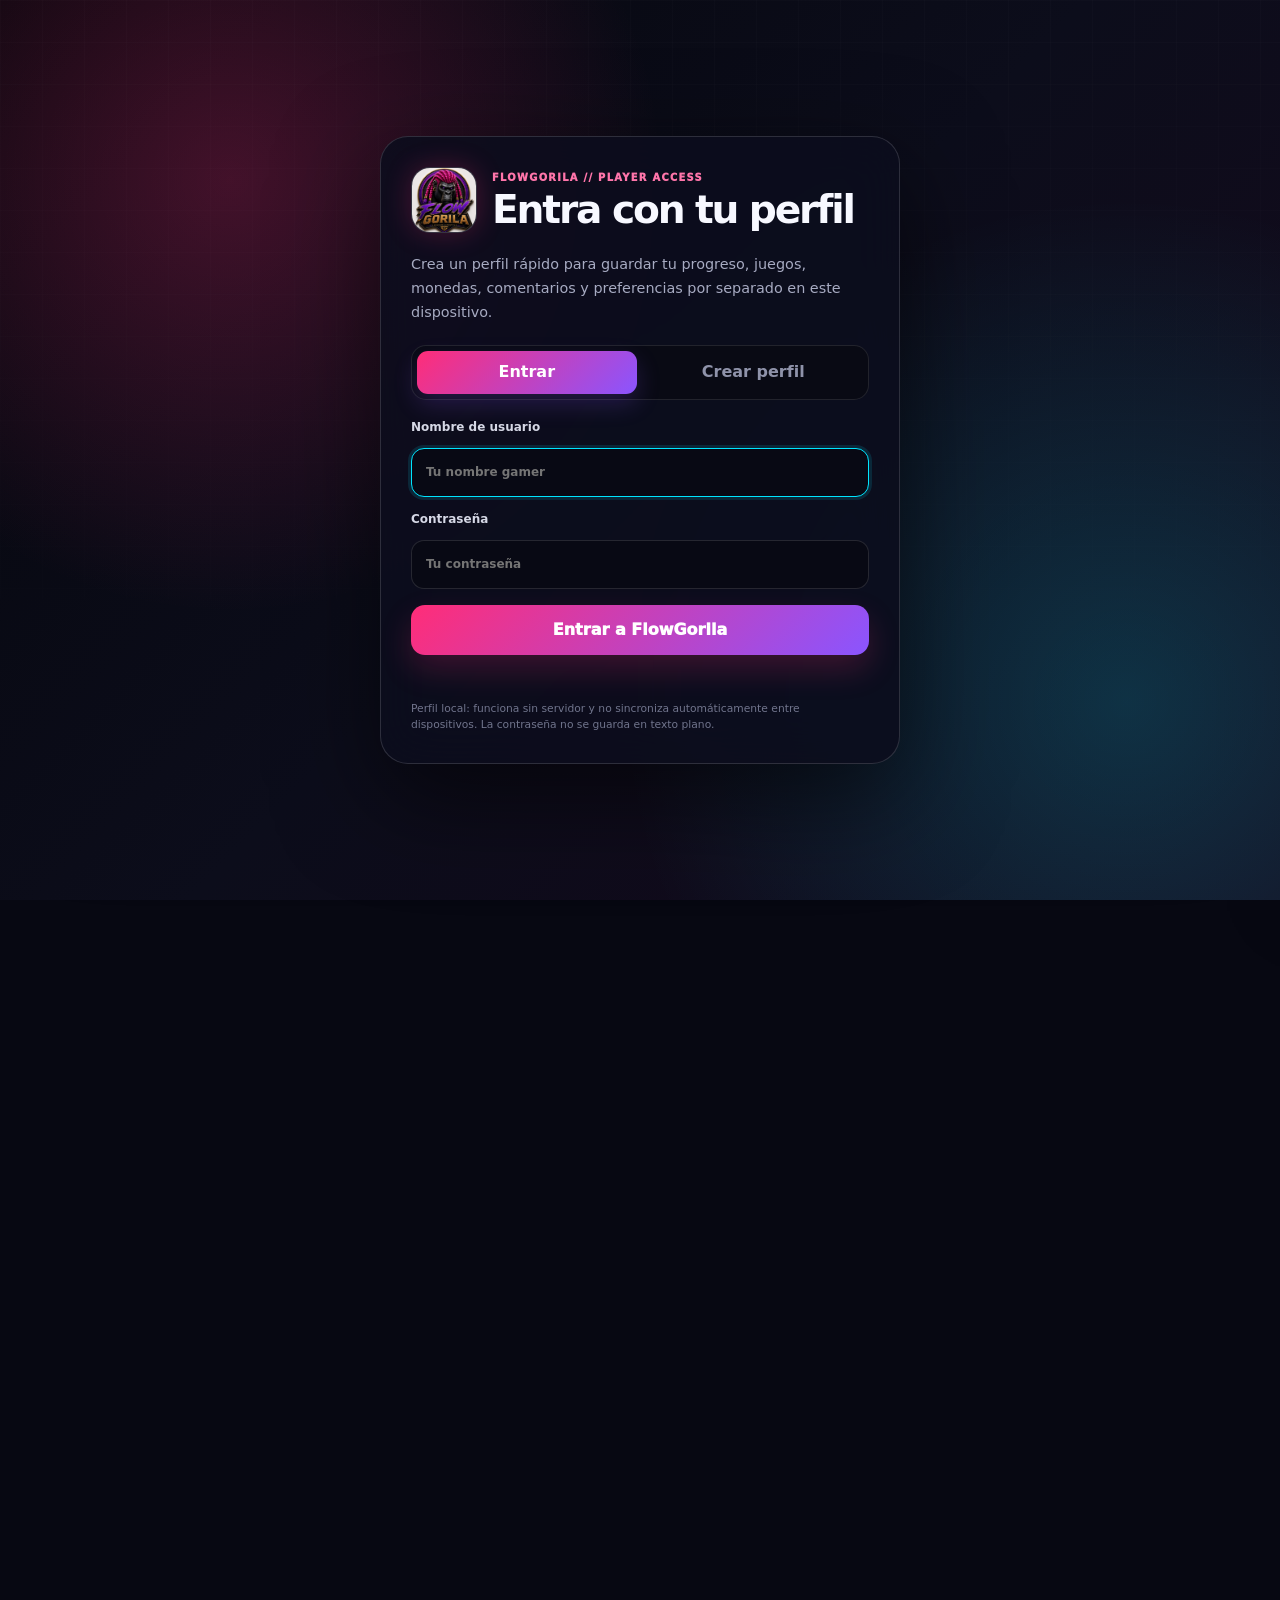
<file: index.html>
<!doctype html>
<html lang="es">
<head>
  <meta charset="utf-8">
  <meta name="viewport" content="width=device-width, initial-scale=1, viewport-fit=cover">
  <meta name="theme-color" content="#070812">
  <meta name="description" content="FlowGorila: arcade gamer, comunidad, progreso y zona Roblox con novedades oficiales.">
  <meta property="og:title" content="FlowGorila · Arcade & Roblox">
  <meta property="og:description" content="Juega, compite, sube de nivel y descubre novedades verificadas de Roblox.">
  <meta property="og:type" content="website">
  <meta property="og:image" content="flowgorila-logo.jpeg">
  <title>FlowGorila · Arcade & Roblox</title>
  <link rel="icon" href="flowgorila-logo.jpeg">
  <link rel="stylesheet" href="flowgorila-bundle-v6.css?v=6.2">
  <script defer src="auth-v6.js?v=6.0"></script>
  <script defer src="app.js"></script>
<script defer src="pokemon-gbc.js?v=5.2.0"></script>
  <script defer src="robustness-v6.js?v=6.0"></script>
</head>
<body data-flowgorila-version="6">
  <a class="skip-link" href="#contenido-principal">Saltar al contenido</a>
  <canvas id="fx-canvas" aria-hidden="true"></canvas>
  <div class="cursor-glow" id="cursor-glow" aria-hidden="true"></div>
  <div class="ambient" aria-hidden="true"><i></i><i></i><i></i></div>

  <header class="site-header" id="inicio">
    <a class="brand magnetic" href="#inicio" aria-label="FlowGorila, volver al inicio">
      <span class="brand-logo"><img src="flowgorila-logo.jpeg" alt="Logo FlowGorila" width="58" height="58"></span>
      <span><strong>FLOW<span>GORILA</span></strong><small>PLAY · CREATE · LEVEL UP</small></span>
    </a>
    <button class="icon-button menu-button" id="menu-button" type="button" aria-expanded="false" aria-controls="main-nav" aria-label="Abrir menú">☰</button>
    <nav class="main-nav" id="main-nav" aria-label="Navegación principal">
      <a href="#roblox">Roblox <b class="live-dot"></b></a>
      <a href="#galeria">Galería</a>
      <a href="#nintendo">Nintendo</a>
      <a href="#juegos">Arcade</a>
      <a href="#tienda">Tienda</a>
      <a href="#comunidad">Comunidad</a>
      <a href="#perfil">Perfil</a>
    </nav>
    <div class="header-actions">
      <button class="icon-button" id="sound-button" type="button" aria-label="Silenciar efectos" title="Sonido">🔊</button>
      <button class="icon-button" id="theme-button" type="button" aria-label="Cambiar tema">☀️</button>
      <button class="icon-button" id="cart-button" type="button" aria-label="Abrir carrito">🛒<span class="badge" id="cart-count">0</span></button>
    </div>
  </header>

  <main id="contenido-principal">
    <section class="hero shell reveal" aria-labelledby="hero-title">
      <div class="hero-grid" aria-hidden="true"></div>
      <div class="hero-copy">
        <p class="eyebrow"><span class="pulse-dot"></span> FLOWGORILA // ONLINE</p>
        <h1 id="hero-title">JUEGA.<br>COMPITE.<br><span>HAZ RUIDO.</span></h1>
        <p class="hero-text">Arcade, recompensas, comunidad y ahora una zona dedicada a Roblox con noticias reales del ecosistema.</p>
        <div class="hero-actions">
          <a class="button primary fx-button" href="#juegos">🎮 Jugar ahora</a>
          <a class="button roblox-button fx-button" href="#roblox">◈ Zona Roblox</a>
          <button class="button ghost fx-button" id="daily-reward-button" type="button">🎁 Recompensa diaria</button>
        </div>
        <div class="hero-status"><span>● PROGRESO LOCAL</span><span>● SONIDO INTERACTIVO</span><span>● MOBILE READY</span></div>
      </div>
      <div class="hero-visual" aria-hidden="true">
        <div class="energy-ring ring-one"></div><div class="energy-ring ring-two"></div>
        <div class="logo-core"><img src="flowgorila-logo.jpeg" alt="" width="460" height="460"></div>
        <span class="floating-chip chip-one">+ XP</span><span class="floating-chip chip-two">COMBO x4</span><span class="floating-chip chip-three">LEVEL UP</span>
      </div>
    </section>

    <section class="stats shell reveal" aria-label="Progreso actual">
      <article><span>NIVEL</span><strong id="level-value">1</strong><i></i></article>
      <article><span>EXPERIENCIA</span><strong id="xp-value">0 XP</strong><i></i></article>
      <article><span>MONEDAS</span><strong id="coins-value">0</strong><i></i></article>
      <article><span>MEJOR SCORE</span><strong id="best-score-value">0</strong><i></i></article>
      <article><span>RACHA</span><strong id="streak-value">0 días</strong><i></i></article>
    </section>

    <section class="section shell roblox-section" id="roblox" aria-labelledby="roblox-title">
      <div class="section-heading reveal">
        <div><p class="eyebrow roblox-eye">◈ ROBLOX RADAR</p><h2 id="roblox-title">Lo nuevo en <span class="roblox-word">ROBLOX</span></h2></div>
        <p>Archivo de novedades enlazado a publicaciones oficiales de Roblox. Las fechas corresponden a cada publicación.</p>
      </div>

      <div class="roblox-spotlight reveal">
        <div class="roblox-spotlight-copy">
          <span class="source-pill">FUENTE OFICIAL · ROBLOX DEVFORUM</span>
          <h3>Predictive Streaming: mundos más fluidos</h3>
          <p>Roblox presentó Predictive Streaming para reducir pausas de carga y conseguir una experiencia más suave al desplazarse por mundos grandes.</p>
          <div class="spotlight-meta"><span>29 JUL 2026</span><span>TECNOLOGÍA</span></div>
          <a class="button roblox-button fx-button" target="_blank" rel="noopener noreferrer" href="https://devforum.roblox.com/t/introducing-predictive-streaming-reduced-pausing-and-smoother-gameplay/4764052">Leer anuncio oficial ↗</a>
        </div>
        <div class="roblox-visual">
          <div class="roblox-tile tile-a">R</div><div class="roblox-tile tile-b">B</div><div class="roblox-tile tile-c">X</div>
          <img src="assets/gallery/roblox-experiences-wall.jpg" alt="Collage visual de experiencias de Roblox" loading="lazy">
          <span class="image-label">ROBLOX · GALERÍA LOCAL</span>
        </div>
      </div>

      <div class="roblox-media-head reveal">
        <div><span class="source-pill">7 IMÁGENES GUARDADAS EN FLOWGORILA</span><h3>Universo Roblox</h3></div>
        <p>Esta galería usa directamente las imágenes que has enviado, guardadas dentro del proyecto para que estén siempre disponibles.</p>
      </div>
      <div class="roblox-media-grid">
        <figure class="roblox-media-card hero-media reveal tilt-card"><img src="assets/gallery/roblox-experiences-wall.jpg" alt="Mosaico de experiencias de Roblox" loading="lazy"><figcaption>EXPERIENCIAS <b>Roblox Universe</b></figcaption></figure>
        <figure class="roblox-media-card reveal tilt-card"><img src="assets/gallery/roblox-classic-world.jpg" alt="Personajes clásicos en un mundo Roblox" loading="lazy"><figcaption>CLASSIC <b>Roblox World</b></figcaption></figure>
        <figure class="roblox-media-card reveal tilt-card"><img src="assets/gallery/roblox-phone-characters.jpg" alt="Personajes de Roblox mostrados en un teléfono" loading="lazy"><figcaption>ROBLOX <b>Characters</b></figcaption></figure>
        <figure class="roblox-media-card reveal tilt-card"><img src="assets/gallery/roblox-phone-cast.jpg" alt="Elenco de personajes Roblox en una pantalla" loading="lazy"><figcaption>AVATARS <b>Classic Cast</b></figcaption></figure>
        <figure class="roblox-media-card reveal tilt-card"><img src="assets/gallery/roblox-classic-characters.jpg" alt="Grupo de personajes clásicos de Roblox" loading="lazy"><figcaption>HISTORY <b>Classic Roblox</b></figcaption></figure>
        <figure class="roblox-media-card reveal tilt-card"><img src="assets/gallery/roblox-experiences-collage.jpg" alt="Collage de distintas experiencias de Roblox" loading="lazy"><figcaption>DISCOVER <b>Experiences</b></figcaption></figure>
        <figure class="roblox-media-card tall-media reveal tilt-card"><img src="assets/gallery/roblox-character-encyclopedia.jpg" alt="Portada de enciclopedia de personajes Roblox" loading="lazy"><figcaption>CHARACTERS <b>Encyclopedia</b></figcaption></figure>
      </div>

      <div class="roblox-games-head reveal">
        <div><span class="source-pill">EXPERIENCIAS REALES · ROBLOX</span><h3>Juegos destacados</h3></div>
        <p>Imágenes oficiales cargadas desde Roblox. Pulsa en cualquier juego para abrir su experiencia real.</p>
      </div>
      <div class="roblox-games-grid" id="roblox-games-grid">
        <article class="experience-card reveal tilt-card" data-place-id="4924922222">
          <a class="experience-image" target="_blank" rel="noopener noreferrer" href="https://www.roblox.com/games/4924922222/Brookhaven-RP" aria-label="Abrir Brookhaven RP en Roblox">
            <img src="https://www.roblox.com/asset-thumbnail/image?assetId=4924922222&width=768&height=432&format=png" alt="Imagen oficial de Brookhaven RP en Roblox" loading="lazy"><span class="roblox-live">ROBLOX</span>
          </a>
          <div class="experience-copy"><div><small>ROLEPLAY</small><h4>Brookhaven 🏡RP</h4><p>Por Brookhaven by Voldex</p></div><a class="play-roblox" target="_blank" rel="noopener noreferrer" href="https://www.roblox.com/games/4924922222/Brookhaven-RP">Jugar ↗</a></div>
        </article>
        <article class="experience-card reveal tilt-card" data-place-id="920587237">
          <a class="experience-image" target="_blank" rel="noopener noreferrer" href="https://www.roblox.com/games/920587237/Adopt-Me" aria-label="Abrir Adopt Me en Roblox">
            <img src="https://www.roblox.com/asset-thumbnail/image?assetId=920587237&width=768&height=432&format=png" alt="Imagen oficial de Adopt Me en Roblox" loading="lazy"><span class="roblox-live">ROBLOX</span>
          </a>
          <div class="experience-copy"><div><small>ROLEPLAY · MASCOTAS</small><h4>Adopt Me!</h4><p>Por Uplift Games</p></div><a class="play-roblox" target="_blank" rel="noopener noreferrer" href="https://www.roblox.com/games/920587237/Adopt-Me">Jugar ↗</a></div>
        </article>
        <article class="experience-card reveal tilt-card" data-place-id="2753915549">
          <a class="experience-image" target="_blank" rel="noopener noreferrer" href="https://www.roblox.com/games/2753915549/Blox-Fruits" aria-label="Abrir Blox Fruits en Roblox">
            <img src="https://www.roblox.com/asset-thumbnail/image?assetId=2753915549&width=768&height=432&format=png" alt="Imagen oficial de Blox Fruits en Roblox" loading="lazy"><span class="roblox-live">ROBLOX</span>
          </a>
          <div class="experience-copy"><div><small>AVENTURA · ACCIÓN</small><h4>Blox Fruits</h4><p>Por Gamer Robot Inc</p></div><a class="play-roblox" target="_blank" rel="noopener noreferrer" href="https://www.roblox.com/games/2753915549/Blox-Fruits">Jugar ↗</a></div>
        </article>
        <article class="experience-card reveal tilt-card" data-place-id="15101393044">
          <a class="experience-image" target="_blank" rel="noopener noreferrer" href="https://www.roblox.com/games/15101393044/Dress-To-Impress" aria-label="Abrir Dress To Impress en Roblox">
            <img src="https://www.roblox.com/asset-thumbnail/image?assetId=15101393044&width=768&height=432&format=png" alt="Imagen oficial de Dress To Impress en Roblox" loading="lazy"><span class="roblox-live">ROBLOX</span>
          </a>
          <div class="experience-copy"><div><small>MODA · COMPETICIÓN</small><h4>Dress To Impress</h4><p>Por Dress To Impress Group</p></div><a class="play-roblox" target="_blank" rel="noopener noreferrer" href="https://www.roblox.com/games/15101393044/Dress-To-Impress">Jugar ↗</a></div>
        </article>
      </div>

      <div class="roblox-news-grid">
        <article class="roblox-news-card reveal tilt-card">
          <div class="news-art music-art" aria-hidden="true"><span>♫</span><i></i></div>
          <div class="news-copy"><span class="news-date">27 JUL 2026</span><h3>Nueva música en las páginas de juegos</h3><p>Roblox anunció música en la página de detalles de experiencias y nuevas canciones disponibles para creadores.</p><a target="_blank" rel="noopener noreferrer" href="https://devforum.roblox.com/t/launching-music-on-the-game-details-page-and-new-songs-from-too-lost/4760221">Fuente oficial ↗</a></div>
        </article>
        <article class="roblox-news-card reveal tilt-card">
          <div class="news-art animation-art" aria-hidden="true"><span>◆</span><i></i></div>
          <div class="news-copy"><span class="news-date">15 JUL 2026</span><h3>Animation Graphs ya es lanzamiento completo</h3><p>La herramienta visual para crear y mezclar movimientos complejos de personajes salió de beta para todos los creadores.</p><a target="_blank" rel="noopener noreferrer" href="https://devforum.roblox.com/t/full-release-animation-graphs-create-complex-character-motion-visually/4739840">Fuente oficial ↗</a></div>
        </article>
        <article class="roblox-news-card reveal tilt-card">
          <div class="news-art plus-art" aria-hidden="true"><span>+</span><i></i></div>
          <div class="news-copy"><span class="news-date">22 JUL 2026</span><h3>Más personalización con Roblox Plus</h3><p>Roblox amplió opciones de perfil y temas de la app para personalizar más la experiencia.</p><a target="_blank" rel="noopener noreferrer" href="https://devforum.roblox.com/t/expanding-roblox-plus-new-ways-for-players-to-personalize-their-profiles-and-app-themes/4751465">Fuente oficial ↗</a></div>
        </article>
      </div>
      <p class="roblox-disclaimer reveal">FlowGorila es un proyecto independiente y no está afiliado, patrocinado ni respaldado por Roblox Corporation. Roblox es una marca de Roblox Corporation.</p>
    </section>

    <section class="section shell flow-gallery-section" id="galeria" aria-labelledby="gallery-title">
      <div class="gallery-heading reveal">
        <div><p class="eyebrow">⚡ FLOW VISUAL VAULT</p><h2 id="gallery-title">GTA + Pokémon. <span>Todas tus imágenes.</span></h2></div>
        <p>Las 27 imágenes que has enviado están guardadas directamente dentro de FlowGorila para que la galería no dependa de enlaces externos.</p>
      </div>

      <div class="gallery-franchise-head gta-head reveal"><span>01</span><div><small>LOS SANTOS // ONLINE</small><h3>Grand Theft Auto V</h3></div><b>7 IMÁGENES</b></div>
      <div class="flow-image-grid gta-gallery">
        <figure class="flow-image-card landscape feature reveal tilt-card"><img src="assets/gallery/gta-heroes.jpg" alt="Franklin, Trevor y Michael de Grand Theft Auto V" loading="lazy"><figcaption><span>GTA V</span><strong>Los tres protagonistas</strong></figcaption></figure>
        <figure class="flow-image-card tall reveal tilt-card"><img src="assets/gallery/gta-map-01.jpg" alt="Comparación visual de mapas de Grand Theft Auto" loading="lazy"><figcaption><span>MAPAS</span><strong>Universos GTA</strong></figcaption></figure>
        <figure class="flow-image-card reveal tilt-card"><img src="assets/gallery/gta-map-02.jpg" alt="Comparación de mapas GTA V y GTA VI" loading="lazy"><figcaption><span>MAPAS</span><strong>Los Santos y Vice City</strong></figcaption></figure>
        <figure class="flow-image-card tall reveal tilt-card"><img src="assets/gallery/gta-v-pc.jpg" alt="Carátula de Grand Theft Auto V para PC" loading="lazy"><figcaption><span>GTA V</span><strong>Edición PC</strong></figcaption></figure>
        <figure class="flow-image-card reveal tilt-card"><img src="assets/gallery/gta-online.jpg" alt="Arte de Grand Theft Auto Online" loading="lazy"><figcaption><span>ONLINE</span><strong>Grand Theft Auto Online</strong></figcaption></figure>
        <figure class="flow-image-card tall reveal tilt-card"><img src="assets/gallery/gta-v-ps4.jpg" alt="Carátula de Grand Theft Auto V para PlayStation 4" loading="lazy"><figcaption><span>GTA V</span><strong>Edición PS4</strong></figcaption></figure>
        <figure class="flow-image-card reveal tilt-card"><img src="assets/gallery/gta-v-art.jpg" alt="Arte promocional de Grand Theft Auto V" loading="lazy"><figcaption><span>ROCKSTAR</span><strong>Arte GTA V</strong></figcaption></figure>
      </div>

      <div class="gallery-franchise-head pokemon-head reveal"><span>02</span><div><small>POKÉMON // NINTENDO // COLLECTION</small><h3>Pokémon & Nintendo</h3></div><b>20 IMÁGENES</b></div>
      <div class="flow-image-grid pokemon-gallery">
        <figure class="flow-image-card mega feature tall reveal tilt-card"><img src="assets/gallery/pokemon-mega-tag-team.jpeg" alt="Ilustración Mega Mewtwo y Mega Eevee GX" loading="lazy"><figcaption><span>MEGA</span><strong>Mewtwo & Eevee</strong></figcaption></figure>
        <figure class="flow-image-card tall reveal tilt-card"><img src="assets/gallery/pokemon-paldea-display.jpg" alt="Expositor Pokémon Destinos de Paldea" loading="lazy"><figcaption><span>TCG</span><strong>Destinos de Paldea</strong></figcaption></figure>
        <figure class="flow-image-card tall reveal tilt-card"><img src="assets/gallery/pokemon-gyarados-vmax.jpg" alt="Carta Gyarados VMAX" loading="lazy"><figcaption><span>TCG</span><strong>Gyarados VMAX</strong></figcaption></figure>
        <figure class="flow-image-card reveal tilt-card"><img src="assets/gallery/pokemon-card-backs.jpg" alt="Reversos de cartas Pokémon" loading="lazy"><figcaption><span>COLLECTION</span><strong>Cartas Pokémon</strong></figcaption></figure>
        <figure class="flow-image-card tall reveal tilt-card"><img src="assets/gallery/pokemon-charizard-gx.jpg" alt="Carta Charizard GX" loading="lazy"><figcaption><span>FUEGO</span><strong>Charizard GX</strong></figcaption></figure>
        <figure class="flow-image-card tall reveal tilt-card"><img src="assets/gallery/pokemon-pikachu-ex.jpg" alt="Carta Pikachu EX" loading="lazy"><figcaption><span>ELÉCTRICO</span><strong>Pikachu EX</strong></figcaption></figure>
        <figure class="flow-image-card tall reveal tilt-card"><img src="assets/gallery/pokemon-mew-ex.jpg" alt="Carta Mew EX" loading="lazy"><figcaption><span>PSÍQUICO</span><strong>Mew EX</strong></figcaption></figure>
        <figure class="flow-image-card reveal tilt-card"><img src="assets/gallery/pokemon-decks.jpg" alt="Barajas de Pokémon" loading="lazy"><figcaption><span>TCG</span><strong>Barajas Pokémon</strong></figcaption></figure>
        <figure class="flow-image-card tall reveal tilt-card"><img src="assets/gallery/pokemon-mewtwo-ex.jpg" alt="Carta Mewtwo EX" loading="lazy"><figcaption><span>PSÍQUICO</span><strong>Mewtwo EX</strong></figcaption></figure>
        <figure class="flow-image-card tall reveal tilt-card"><img src="assets/gallery/pokemon-evolutions-box.webp" alt="Caja de sobres Pokémon Evolutions" loading="lazy"><figcaption><span>EVOLUTIONS</span><strong>Booster Box</strong></figcaption></figure>
        <figure class="flow-image-card reveal tilt-card"><img src="assets/gallery/pokemon-brick-team.jpg" alt="Escultura de Pokémon construida con bloques" loading="lazy"><figcaption><span>BUILD</span><strong>Equipo Pokémon</strong></figcaption></figure>
        <figure class="flow-image-card reveal tilt-card"><img src="assets/gallery/pokemon-packs.jpg" alt="Tres sobres de cartas Pokémon" loading="lazy"><figcaption><span>BOOSTERS</span><strong>Pack de sobres</strong></figcaption></figure>
        <figure class="flow-image-card tall reveal tilt-card"><img src="assets/gallery/pokemon-pikachu-art.jpg" alt="Ilustración colorida de Pikachu" loading="lazy"><figcaption><span>PIKACHU</span><strong>Pokémon</strong></figcaption></figure>
        <figure class="flow-image-card feature reveal tilt-card"><img src="assets/gallery/pokemon-legends-za-collection.jpg" alt="Pokémon Legends Z-A para Nintendo Switch 2 con figuras de Pokémon" loading="lazy"><figcaption><span>LEGENDS Z-A</span><strong>Switch 2 + Pokémon</strong></figcaption></figure>
        <figure class="flow-image-card landscape reveal tilt-card"><img src="assets/gallery/pokemon-go-anniversary.jpg" alt="Ilustración del décimo aniversario de Pokémon GO" loading="lazy"><figcaption><span>POKÉMON GO</span><strong>10th Anniversary</strong></figcaption></figure>
        <figure class="flow-image-card tall reveal tilt-card"><img src="assets/gallery/nintendo-switch-2-promo.jpg" alt="Promoción de juegos de Nintendo Switch 2" loading="lazy"><figcaption><span>SWITCH 2</span><strong>Game Lineup</strong></figcaption></figure>
        <figure class="flow-image-card tall reveal tilt-card"><img src="assets/gallery/kirby-forgotten-land-switch2.jpg" alt="Kirby and the Forgotten Land Nintendo Switch 2 Edition" loading="lazy"><figcaption><span>KIRBY</span><strong>Star-Crossed World</strong></figcaption></figure>
        <figure class="flow-image-card tall reveal tilt-card"><img src="assets/gallery/animal-crossing-switch2.jpg" alt="Animal Crossing New Horizons Nintendo Switch 2 Edition" loading="lazy"><figcaption><span>ANIMAL CROSSING</span><strong>New Horizons</strong></figcaption></figure>
        <figure class="flow-image-card tall reveal tilt-card"><img src="assets/gallery/mario-party-jamboree-switch2.jpg" alt="Super Mario Party Jamboree Nintendo Switch 2 Edition" loading="lazy"><figcaption><span>MARIO PARTY</span><strong>Jamboree TV</strong></figcaption></figure>
        <figure class="flow-image-card feature reveal tilt-card"><img src="assets/gallery/pokemon-legends-za-switch2-bundle.jpeg" alt="Nintendo Switch 2 y Pokémon Legends Z-A" loading="lazy"><figcaption><span>LEGENDS Z-A</span><strong>Nintendo Switch 2</strong></figcaption></figure>
      </div>
      <p class="gallery-note reveal">Galería creada con las imágenes proporcionadas por el usuario. FlowGorila es un proyecto independiente y no está afiliado a Rockstar Games, Nintendo, The Pokémon Company ni sus marcas.</p>
    </section>

    <section class="section shell nintendo-section" id="nintendo" aria-labelledby="nintendo-title">
      <div class="nintendo-hero reveal">
        <div><p class="nintendo-kicker">NINTENDO // GAME WALL</p><h2 id="nintendo-title">Un muro lleno de <span>mundos.</span></h2><p>Una selección visual de juegos de Nintendo y Nintendo Switch 2, combinando recursos enlazados y las imágenes que has aportado a FlowGorila.</p></div>
        <div class="nintendo-switch-mark" aria-hidden="true"><i></i><b>N</b><i></i></div>
      </div>
      <div class="franchise-marquee" aria-hidden="true"><div>MARIO ★ ZELDA ★ KIRBY ★ DONKEY KONG ★ METROID ★ POKÉMON ★ ANIMAL CROSSING ★ SMASH BROS. ★ PIKMIN ★ SPLATOON ★ MARIO ★ ZELDA ★ KIRBY ★</div></div>
      <div class="nintendo-grid">
        <article class="nintendo-card wide reveal tilt-card"><a href="https://www.nintendo.com/us/store/products/mario-kart-world-switch-2/" target="_blank" rel="noopener noreferrer"><div class="nintendo-art"><img src="https://assets.nintendo.com/image/upload/ar_16%3A9%2Cc_lpad%2Cw_1240/b_white/f_auto/q_auto/store/software/switch2/70010000095431/0485f410193ca12f92a2f615ea608bb437540f321bd05e464593c33fefa09bf2" alt="Mario Kart World" loading="lazy"><span>SWITCH 2</span></div><div class="nintendo-copy"><small>CARRERAS</small><h3>Mario Kart World</h3><p>El mundo entero es tu circuito.</p></div></a></article>
        <article class="nintendo-card wide reveal tilt-card"><a href="https://www.nintendo.com/us/store/products/donkey-kong-bananza-switch-2/" target="_blank" rel="noopener noreferrer"><div class="nintendo-art"><img src="https://assets.nintendo.com/image/upload/ar_16%3A9%2Cb_auto%3Aborder%2Cc_lpad/b_white/f_auto/q_auto/dpr_1.5/store/software/switch2/70010000096809/3c8219fbdcd3bdd0ebd6239cf32c651fe10f2157aa7730fcc6a7d96cd27460e5" alt="Donkey Kong Bananza" loading="lazy"><span>SWITCH 2</span></div><div class="nintendo-copy"><small>ACCIÓN · PLATAFORMAS</small><h3>Donkey Kong Bananza</h3><p>Rompe el mundo junto a Pauline.</p></div></a></article>
        <article class="nintendo-card reveal tilt-card"><a href="https://www.nintendo.com/us/store/products/super-mario-bros-wonder-nintendo-switch-2-edition-plus-meetup-in-bellabel-park-switch-2/" target="_blank" rel="noopener noreferrer"><div class="nintendo-art"><img src="https://assets.nintendo.com/image/upload/ar_16%3A9%2Cc_lpad%2Cw_1240/b_white/f_auto/q_auto/store/software/switch2/70010000115567/901218f8b149d63c90c125a3969db5f6d06f3a7cc649300b3e788116a21a84cd" alt="Super Mario Bros Wonder" loading="lazy"><span>SWITCH 2</span></div><div class="nintendo-copy"><small>MARIO</small><h3>Super Mario Bros. Wonder</h3><p>El Reino Flor crece todavía más.</p></div></a></article>
        <article class="nintendo-card reveal tilt-card"><a href="https://www.nintendo.com/us/store/products/the-legend-of-zelda-tears-of-the-kingdom-nintendo-switch-2-edition-switch-2/" target="_blank" rel="noopener noreferrer"><div class="nintendo-art"><img src="https://assets.nintendo.com/image/upload/ar_16%3A9%2Cb_auto%3Aborder%2Cc_lpad/b_white/f_auto/q_auto/dpr_1.5/store/software/switch2/70010000096821/f20258999e8d852a496dad2961a87faf2b119488f97fb81442f378043e58b000" alt="The Legend of Zelda Tears of the Kingdom" loading="lazy"><span>SWITCH 2</span></div><div class="nintendo-copy"><small>ZELDA</small><h3>Tears of the Kingdom</h3><p>Explora tierra, cielo y profundidades.</p></div></a></article>
        <article class="nintendo-card reveal tilt-card"><a href="https://www.nintendo.com/us/store/products/kirby-air-riders-switch-2/" target="_blank" rel="noopener noreferrer"><div class="nintendo-art"><img src="https://assets.nintendo.com/image/upload/ar_16%3A9%2Cb_auto%3Aborder%2Cc_lpad/b_white/f_auto/q_auto/dpr_1.5/store/software/switch2/70010000103775/61c47511e5fc392c271d6f4736fa0575e2aed19c30e6fe73b50906cadb9b2996" alt="Kirby Air Riders" loading="lazy"><span>SWITCH 2</span></div><div class="nintendo-copy"><small>KIRBY</small><h3>Kirby Air Riders</h3><p>Velocidad, estrellas y caos.</p></div></a></article>
        <article class="nintendo-card reveal tilt-card"><a href="https://www.nintendo.com/us/store/products/kirby-and-the-forgotten-land-nintendo-switch-2-edition-plus-star-crossed-world-switch-2/" target="_blank" rel="noopener noreferrer"><div class="nintendo-art"><img src="assets/gallery/kirby-forgotten-land-switch2.jpg" alt="Kirby and the Forgotten Land Star-Crossed World" loading="lazy"><span>SWITCH 2</span></div><div class="nintendo-copy"><small>KIRBY</small><h3>Forgotten Land + Star-Crossed World</h3><p>Una nueva historia tras el meteorito.</p></div></a></article>
        <article class="nintendo-card wide reveal tilt-card"><a href="https://www.nintendo.com/us/store/products/metroid-prime-4-beyond-nintendo-switch-2-edition-switch-2/" target="_blank" rel="noopener noreferrer"><div class="nintendo-art"><img src="https://assets.nintendo.com/image/upload/ar_16%3A9%2Cb_auto%3Aborder%2Cc_lpad/b_white/f_auto/q_auto/dpr_1.5/store/software/switch2/70010000104849/6bc40d5d63f7139f26f29c3d0d9b82dbcbae85e2bebcd2995d39c991e665c802" alt="Metroid Prime 4 Beyond" loading="lazy"><span>SWITCH 2</span></div><div class="nintendo-copy"><small>METROID · AVENTURA</small><h3>Metroid Prime 4: Beyond</h3><p>Samus llega al misterioso planeta Viewros.</p></div></a></article>
        <article class="nintendo-card wide reveal tilt-card"><a href="https://www.nintendo.com/us/store/products/pokemon-pokopia-switch-2/" target="_blank" rel="noopener noreferrer"><div class="nintendo-art"><img src="https://assets.nintendo.com/image/upload/ar_16%3A9%2Cb_auto%3Aborder%2Cc_lpad/b_white/f_auto/q_auto/dpr_1.5/store/software/switch2/70010000107421/ccb2d70f7ad6878b78d366898a0f0baf94a2d3350b76725c88b591453a797502" alt="Pokemon Pokopia" loading="lazy"><span>SWITCH 2</span></div><div class="nintendo-copy"><small>POKÉMON</small><h3>Pokémon Pokopia</h3><p>Construye una nueva vida junto a Pokémon.</p></div></a></article>
        <article class="nintendo-card reveal tilt-card"><a href="https://www.nintendo.com/us/store/products/hyrule-warriors-age-of-imprisonment-switch-2/" target="_blank" rel="noopener noreferrer"><div class="nintendo-art"><img src="https://assets.nintendo.com/image/upload/ar_16%3A9%2Cb_auto%3Aborder%2Cc_lpad/b_white/f_auto/q_auto/dpr_1.5/store/software/switch2/70010000103459/463c88b9defa517be9227d851857d27926c9e2ffe18337790d47a948a3af1ef5" alt="Hyrule Warriors Age of Imprisonment" loading="lazy"><span>SWITCH 2</span></div><div class="nintendo-copy"><small>ZELDA · ACCIÓN</small><h3>Hyrule Warriors: Age of Imprisonment</h3><p>La guerra por la antigua Hyrule.</p></div></a></article>
        <article class="nintendo-card reveal tilt-card"><a href="https://www.nintendo.com/us/store/products/animal-crossing-new-horizons-nintendo-switch-2-edition-switch-2/" target="_blank" rel="noopener noreferrer"><div class="nintendo-art"><img src="assets/gallery/animal-crossing-switch2.jpg" alt="Animal Crossing New Horizons" loading="lazy"><span>SWITCH 2</span></div><div class="nintendo-copy"><small>SIMULACIÓN</small><h3>Animal Crossing: New Horizons</h3><p>Tu isla, a tu manera.</p></div></a></article>
        <article class="nintendo-card reveal tilt-card"><a href="https://www.nintendo.com/us/store/products/mario-tennis-fever-switch-2/" target="_blank" rel="noopener noreferrer"><div class="nintendo-art"><img src="https://assets.nintendo.com/image/upload/ar_16%3A9%2Cc_lpad%2Cw_1240/b_white/f_auto/q_auto/store/software/switch2/70010000105869/86a26a6d9a870eee16d0ff1b5591f055d63dee475fe688c42c46fcd96a199805" alt="Mario Tennis Fever" loading="lazy"><span>SWITCH 2</span></div><div class="nintendo-copy"><small>DEPORTES</small><h3>Mario Tennis Fever</h3><p>Tenis explosivo con Mario y compañía.</p></div></a></article>
        <article class="nintendo-card reveal tilt-card"><a href="https://www.nintendo.com/us/store/products/yoshi-and-the-mysterious-book-switch-2/" target="_blank" rel="noopener noreferrer"><div class="nintendo-art"><img src="https://assets.nintendo.com/image/upload/ar_16%3A9%2Cb_auto%3Aborder%2Cc_lpad/b_white/f_auto/q_auto/dpr_1.5/store/software/switch2/70010000119859/74720e9755d3cc39e312e33d6c985a815ed352217cbcdeeaeabb98387767c82f" alt="Yoshi and the Mysterious Book" loading="lazy"><span>SWITCH 2</span></div><div class="nintendo-copy"><small>YOSHI</small><h3>Yoshi and the Mysterious Book</h3><p>Un libro lleno de criaturas sorprendentes.</p></div></a></article>
        <article class="nintendo-card reveal tilt-card"><a href="https://www.nintendo.com/us/store/products/super-mario-party-jamboree-nintendo-switch-2-edition-plus-jamboree-tv-switch-2/" target="_blank" rel="noopener noreferrer"><div class="nintendo-art"><img src="assets/gallery/mario-party-jamboree-switch2.jpg" alt="Super Mario Party Jamboree Jamboree TV" loading="lazy"><span>SWITCH 2</span></div><div class="nintendo-copy"><small>PARTY</small><h3>Super Mario Party Jamboree</h3><p>Más minijuegos, más fiesta.</p></div></a></article>
        <article class="nintendo-card reveal tilt-card"><a href="https://www.nintendo.com/us/store/products/super-smash-bros-ultimate-switch/" target="_blank" rel="noopener noreferrer"><div class="nintendo-art"><img src="https://assets.nintendo.com/image/upload/ar_16%3A9%2Cb_auto%3Aborder%2Cc_lpad/b_white/f_auto/q_auto/dpr_1.5/store/software/switch/70010000012332/ac4d1fc9824876ce756406f0525d50c57ded4b2a666f6dfe40a6ac5c3563fad9" alt="Super Smash Bros Ultimate" loading="lazy"><span>SWITCH</span></div><div class="nintendo-copy"><small>LUCHA</small><h3>Super Smash Bros. Ultimate</h3><p>Los iconos de los videojuegos chocan.</p></div></a></article>
        <article class="nintendo-card reveal tilt-card"><a href="https://www.nintendo.com/us/store/products/pikmin-4-switch/" target="_blank" rel="noopener noreferrer"><div class="nintendo-art"><img src="https://assets.nintendo.com/image/upload/ar_16%3A9%2Cb_auto%3Aborder%2Cc_lpad/b_white/f_auto/q_auto/dpr_1.5/store/software/switch/70010000005308/43af89ed5bd76ac5ec6b367b4b53092f8bf94a1d1312fdfc1d4664329fd5077b" alt="Pikmin 4" loading="lazy"><span>SWITCH</span></div><div class="nintendo-copy"><small>AVENTURA · ESTRATEGIA</small><h3>Pikmin 4</h3><p>Pequeños ayudantes, enorme aventura.</p></div></a></article>
        <article class="nintendo-card reveal tilt-card"><a href="https://www.nintendo.com/us/store/products/super-mario-odyssey-switch/" target="_blank" rel="noopener noreferrer"><div class="nintendo-art"><img src="https://assets.nintendo.com/image/upload/ar_16%3A9%2Cc_lpad%2Cw_1240/b_white/f_auto/q_auto/store/software/switch/70010000001130/c42553b4fd0312c31e70ec7468c6c9bccd739f340152925b9600631f2d29f8b5" alt="Super Mario Odyssey" loading="lazy"><span>SWITCH</span></div><div class="nintendo-copy"><small>MARIO · 3D</small><h3>Super Mario Odyssey</h3><p>Una aventura alrededor del mundo.</p></div></a></article>
        <article class="nintendo-card wide reveal tilt-card"><a href="https://www.nintendo.com/us/store/products/splatoon-3-switch/" target="_blank" rel="noopener noreferrer"><div class="nintendo-art"><img src="https://assets.nintendo.com/image/upload/ar_16%3A9%2Cb_auto%3Aborder%2Cc_lpad/b_white/f_auto/q_auto/dpr_1.5/store/software/switch/70010000046395/94a4095cda06c4d85c637d1af451979f9933302b6b17174d97c45de7a68584a2" alt="Splatoon 3" loading="lazy"><span>SWITCH</span></div><div class="nintendo-copy"><small>ACCIÓN · MULTIJUGADOR</small><h3>Splatoon 3</h3><p>Tinta, estilo y batallas 4 contra 4.</p></div></a></article>
      </div>
      <p class="nintendo-disclaimer reveal">FlowGorila es un proyecto independiente. Nintendo y los nombres e imágenes de sus juegos pertenecen a sus respectivos titulares. Las tarjetas enlazan a Nintendo.</p>
    </section>

    <section class="section shell" id="juegos" aria-labelledby="games-title">
      <div class="section-heading reveal"><div><p class="eyebrow">⚡ FLOW ARCADE V4</p><h2 id="games-title">Tres juegos. <span>Más aventura.</span></h2></div><p>Universal Trivia, un RPG Pokémon inspirado en la era Game Boy Color y Pika Dash con 12 niveles. Todo suma XP y monedas.</p></div>
      <div class="games-grid">
        <article class="game-card trivia-card reveal tilt-card">
          <header><div><span class="game-icon">🌍</span><p class="tag">UNIVERSAL TRIVIA</p><h3>Más de 100.000 preguntas posibles</h3></div><span class="reward">+30 XP</span></header>
          <div class="trivia-bank"><strong>100K+</strong><span>motor procedural + cultura general · 10 preguntas por ronda · 15 s por pregunta</span></div>
          <div class="game-toolbar"><label>Categoría<select id="trivia-category"><option value="todas">🌐 Universal</option><option value="geografia">🌍 Geografía</option><option value="ciencia">🔬 Ciencia</option><option value="matematicas">➗ Matemáticas</option><option value="historia">🏛️ Historia</option><option value="gaming">🎮 Gaming</option><option value="cultura">🧠 Cultura</option><option value="cine">🎬 Cine</option></select></label><label>Dificultad<select id="trivia-difficulty"><option value="todas">Mixta</option><option value="facil">Fácil</option><option value="media">Media</option><option value="dificil">Difícil</option></select></label></div>
          <div class="game-stage" id="trivia-stage" aria-live="polite"><p class="game-placeholder"><strong>Universal Trivia</strong>El motor crea partidas nuevas cada vez. Pulsa comenzar para jugar 10 preguntas.</p></div>
          <button class="button primary full fx-button" id="trivia-start" type="button">Comenzar ronda de 10</button>
        </article>
        <article class="game-card gbc-card reveal tilt-card">
          <header><div><span class="game-icon">🎮⚡</span><p class="tag gbc-tag">JUEGO PRINCIPAL · MMORPG 16-BIT</p><h3>Pokémon Pixel Quest: Fragmentos del Prisma</h3></div><span class="reward">MUNDO ABIERTO</span></header>
          <div class="gbc-status"><span id="gbc-location">🌿 Ruta Verde</span><span>⚔️ Activo <strong id="gbc-active-name">Pikachu Nv.5</strong></span><span>✨ EXP <strong id="gbc-exp">0/58</strong></span><span>🔴 Pokéballs <strong id="gbc-balls">5</strong></span><span>🧪 Pociones <strong id="gbc-potions">3</strong></span><span>🪙 <strong id="gbc-money">0</strong></span><span>⭐ Capturados <strong id="gbc-caught">0</strong></span></div>
          <div class="gbc-storybar"><span>📜 HISTORIA</span><strong id="gbc-quest">Habla con el Profesor Pixel en Ciudad Pixel.</strong></div>
          <div class="gbc-team-panel"><div><span>🎒 EQUIPO Y CAPTURAS</span><small>Toca un Pokémon para ponerlo activo · ganan EXP y evolucionan</small><button class="gbc-team-open" id="gbc-team-button" type="button">CAMBIAR POKÉMON</button></div><div class="gbc-team" id="gbc-team"><span class="gbc-team-empty">Pikachu está listo para combatir.</span></div></div>
          <div class="gbc-console">
            <div class="gbc-screen-wrap">
              <canvas id="gbc-canvas" width="640" height="480" aria-label="Pokémon Pixel Quest"></canvas>
              <div class="gbc-start-screen" id="gbc-start-screen"><div class="gbc-logo"><small>FLOWGORILA PRESENTA</small><strong>POKÉMON</strong><span>PIXEL QUEST</span></div><p>Fragmentos del Prisma · mundo abierto · historia · captura</p><button id="gbc-start" type="button">▶ ENTRAR AL MUNDO</button></div>
            </div>
            <div class="gbc-menu" id="gbc-inventory" hidden><div class="gbc-menu-head"><strong>🎒 INVENTARIO</strong><button data-gbc-close="inventory" type="button">✕</button></div><div id="gbc-inventory-content"></div></div>
            <div class="gbc-menu" id="gbc-shop" hidden><div class="gbc-menu-head"><strong>🏪 TIENDA</strong><button data-gbc-close="shop" type="button">✕</button></div><p>Compra suministros para continuar tu aventura.</p><div class="gbc-shop-grid"><button data-gbc-buy="ball" type="button">🔴 Pokéball <b>8 🪙</b></button><button data-gbc-buy="potion" type="button">🧪 Poción <b>12 🪙</b></button><button data-gbc-buy="pack" type="button">🎒 Pack x5 Pokéballs <b>35 🪙</b></button></div></div>
            <div class="gbc-battle-actions" id="gbc-battle-actions" hidden><button data-gbc-action="attack" type="button">⚔️ ATAQUES</button><button data-gbc-action="party" type="button">🔄 POKÉMON</button><button data-gbc-action="ball" type="button">🔴 POKÉBALL</button><button data-gbc-action="potion" type="button">🧪 POCIÓN</button><button data-gbc-action="run" type="button">↩ HUIR</button></div>
            <div class="gbc-move-actions" id="gbc-move-actions" hidden></div>
            <div class="gbc-controls"><div class="gbc-dpad"><i></i><button data-gbc-dir="up" type="button">▲</button><i></i><button data-gbc-dir="left" type="button">◀</button><i class="center"></i><button data-gbc-dir="right" type="button">▶</button><i></i><button data-gbc-dir="down" type="button">▼</button><i></i></div><div class="gbc-ab"><button class="gbc-b" id="gbc-b" type="button">B</button><button class="gbc-a" id="gbc-a" type="button">A</button></div></div>
          </div>
          <div class="gbc-footer"><span>PC: flechas / WASD · Z/Enter = A · X/Esc = B · guardado automático</span><div><button class="button ghost fx-button" id="gbc-inventory-button" type="button">🎒 Inventario</button><button class="button ghost fx-button" id="gbc-save" type="button">💾 Guardar</button></div></div>
        </article>
        <article class="game-card platformer-card reveal tilt-card">
          <header><div><span class="game-icon">⚡🐭</span><p class="tag pika-tag">PIKA DASH · 12 NIVELES</p><h3>Pikachu en una aventura de plataformas</h3></div><span class="reward">XP por nivel</span></header>
          <div class="platformer-info"><span>🏁 12 niveles progresivos</span><span>🔴⚪ Pokéball = escudo</span><span>🌸 Flor de loto = Lotus Thunder</span><span>🪙 Recoge monedas</span></div>
          <div class="platformer-levelbar"><label for="platformer-level-select">Nivel <select id="platformer-level-select" aria-label="Seleccionar nivel de Pika Dash"></select></label><span id="platformer-power-status">⚡ Modo normal</span></div>
          <div class="platformer-shell">
            <canvas id="platformer-canvas" width="960" height="420" aria-label="Juego de plataformas Pika Dash"></canvas>
            <div class="platformer-overlay" id="platformer-overlay"><strong>PIKA DASH</strong><span>12 niveles · Pokéballs · Flor de loto · Lotus Thunder</span></div>
          </div>
          <div class="platformer-controls" aria-label="Controles táctiles"><button id="platformer-left" type="button" aria-label="Mover a la izquierda">◀</button><button id="platformer-right" type="button" aria-label="Mover a la derecha">▶</button><button class="jump" id="platformer-jump" type="button" aria-label="Saltar">⚡ SALTAR</button><button class="power" id="platformer-power" type="button" aria-label="Usar Lotus Thunder">🌸 PODER</button></div>
          <div class="platformer-footer"><span>PC: ← → / A D · Espacio salta · X / E dispara Lotus Thunder</span><button class="button primary fx-button" id="platformer-start" type="button">Jugar nivel 1</button></div>
        </article>
      </div>
    </section>

    <section class="section shell" id="card-shop-2d" aria-labelledby="card-shop-title">
      <div class="section-heading reveal"><div><p class="eyebrow">🎴 NUEVO JUEGO 2D</p><h2 id="card-shop-title">Card Shop <span>2D Simulator</span></h2></div><p>Dirige tu tienda de cartas en vista 2D: compra sobres, descubre criaturas, repón estanterías y atiende clientes. Compatible con móvil y ordenador.</p></div>
      <article class="game-card reveal" style="max-width:760px;margin:auto;padding:24px;text-align:center">
        <div style="font-size:64px;margin:12px">🏪🎴</div>
        <h3>Tu propia tienda de cartas</h3>
        <p>Gestiona tu tienda desde arriba, abre sobres, colecciona cartas y atiende clientes.</p>
        <a class="button primary fx-button" href="card-shop-2d/" style="display:inline-flex;align-items:center;justify-content:center;margin-top:14px">🎮 JUGAR CARD SHOP 2D ↗</a>
      </article>
    </section>

    <section class="section shell" id="tienda" aria-labelledby="shop-title">
      <div class="section-heading reveal"><div><p class="eyebrow">DROP DIGITAL</p><h2 id="shop-title">Equipa tu <span>flow.</span></h2></div><p>Tienda de demostración: no realiza cobros ni solicita datos personales.</p></div>
      <div class="products-grid" id="products-grid"></div>
    </section>

    <section class="section shell community-layout" id="comunidad" aria-labelledby="community-title">
      <div class="community-intro reveal"><p class="eyebrow">COMUNIDAD LOCAL</p><h2 id="community-title">Deja tu <span>huella.</span></h2><p>Los mensajes se guardan solo en este dispositivo.</p><div class="reaction-row"><button type="button" data-reaction="🔥">🔥 <span>0</span></button><button type="button" data-reaction="💜">💜 <span>0</span></button><button type="button" data-reaction="🎮">🎮 <span>0</span></button></div></div>
      <div class="community-panel reveal"><form id="comment-form"><label for="comment-name">Nombre</label><input id="comment-name" name="name" maxlength="24" required placeholder="Tu nombre gamer"><label for="comment-text">Mensaje</label><textarea id="comment-text" name="message" maxlength="220" rows="4" required placeholder="Escribe algo..."></textarea><button class="button primary fx-button" type="submit">Publicar en este dispositivo</button></form><div class="comments" id="comments-list" aria-live="polite"></div></div>
    </section>

    <section class="section shell" id="perfil" aria-labelledby="profile-title">
      <div class="profile-card reveal"><div class="profile-avatar" aria-hidden="true">🦍</div><div class="profile-main"><p class="eyebrow">PLAYER CARD</p><h2 id="profile-title">Jugador FlowGorila</h2><div class="progress-label"><span>Progreso al siguiente nivel</span><strong id="progress-label">0/100 XP</strong></div><div class="progress-track" role="progressbar" aria-label="Progreso al siguiente nivel" aria-valuemin="0" aria-valuemax="100" aria-valuenow="0"><span id="progress-fill"></span></div><h3>Misiones</h3><div class="missions" id="missions-list"></div></div></div>
    </section>
  </main>

  <footer class="site-footer shell"><a class="brand footer-brand" href="#inicio"><img src="flowgorila-logo.jpeg" alt="" width="44" height="44"><span><strong>FLOW<span>GORILA</span></strong></span></a><p>© <span id="current-year"></span> FlowGorila · Proyecto independiente.</p><button class="text-button" id="reset-progress" type="button">Restablecer progreso</button></footer>

  <div class="overlay" id="overlay" hidden></div>
  <aside class="drawer" id="cart-drawer" aria-labelledby="cart-title" aria-hidden="true"><div class="drawer-header"><h2 id="cart-title">Tu carrito</h2><button class="icon-button drawer-close" type="button" aria-label="Cerrar">✕</button></div><div id="cart-items"></div><div class="cart-total"><span>Total demo</span><strong id="cart-total">0,00 €</strong></div><button class="button primary full" id="checkout-button" type="button">Finalizar demo</button></aside>
  <div class="sound-hint" id="sound-hint">🔊 Sonido Flow activado · toca el altavoz para silenciar</div>
  <div class="toast" id="toast" role="status" aria-live="polite"></div>
  <noscript><p class="noscript">Activa JavaScript para utilizar los juegos y efectos de FlowGorila.</p></noscript>
</body>
</html>
</file>
<file: flowgorila-bundle-v6.css>
/* FlowGorila V6 bundle generado automaticamente. */

/* ===== styles.css ===== */
:root{color-scheme:dark;--bg:#070812;--bg2:#0c0d19;--panel:rgba(16,17,34,.78);--solid:#101122;--text:#f7f8ff;--muted:#989bb5;--line:rgba(255,255,255,.11);--pink:#ff2d78;--pink2:#ff75aa;--purple:#8a55ff;--blue:#2c90ff;--cyan:#00e5ff;--lime:#a6ff45;--yellow:#ffd54a;--green:#27df8b;--danger:#ff4666;--shadow:0 28px 80px rgba(0,0,0,.38);--radius:28px}
[data-theme="light"]{color-scheme:light;--bg:#f8f8fe;--bg2:#fff;--panel:rgba(255,255,255,.82);--solid:#fff;--text:#121323;--muted:#686b82;--line:rgba(21,23,45,.12);--shadow:0 24px 60px rgba(45,43,88,.13)}
*{box-sizing:border-box}html{scroll-behavior:smooth}body{margin:0;min-width:320px;overflow-x:hidden;background:var(--bg);color:var(--text);font-family:Inter,ui-sans-serif,system-ui,-apple-system,BlinkMacSystemFont,"Segoe UI",sans-serif;line-height:1.5}button,input,textarea,select{font:inherit}button,a{-webkit-tap-highlight-color:transparent}button{color:inherit}a{color:inherit;text-decoration:none}img{display:block;max-width:100%}:focus-visible{outline:3px solid var(--cyan);outline-offset:3px}.shell{width:min(1200px,calc(100% - 34px));margin-inline:auto}.skip-link{position:fixed;z-index:300;left:14px;top:12px;transform:translateY(-150%);padding:10px 14px;border-radius:10px;background:#fff;color:#05060c}.skip-link:focus{transform:none}
#fx-canvas{position:fixed;inset:0;z-index:180;width:100%;height:100%;pointer-events:none}.cursor-glow{position:fixed;z-index:-1;width:430px;height:430px;border-radius:50%;background:radial-gradient(circle,rgba(255,45,120,.12),transparent 64%);filter:blur(12px);transform:translate(-50%,-50%);pointer-events:none;will-change:left,top}.ambient{position:fixed;inset:0;z-index:-2;overflow:hidden;pointer-events:none;background:radial-gradient(circle at 20% -10%,rgba(138,85,255,.15),transparent 38%),radial-gradient(circle at 100% 40%,rgba(0,229,255,.09),transparent 34%),linear-gradient(180deg,var(--bg),var(--bg2))}.ambient i{position:absolute;width:280px;height:280px;border-radius:50%;filter:blur(90px);opacity:.15;animation:ambientMove 13s ease-in-out infinite}.ambient i:nth-child(1){left:5%;top:25%;background:var(--pink)}.ambient i:nth-child(2){right:10%;top:60%;background:var(--cyan);animation-delay:-4s}.ambient i:nth-child(3){left:42%;top:75%;background:var(--purple);animation-delay:-8s}@keyframes ambientMove{50%{transform:translate(60px,-45px) scale(1.35)}}
.site-header{position:sticky;top:0;z-index:100;display:grid;grid-template-columns:auto 1fr auto;align-items:center;gap:22px;padding:10px max(16px,calc((100vw - 1200px)/2));background:color-mix(in srgb,var(--bg) 76%,transparent);backdrop-filter:blur(22px) saturate(150%);border-bottom:1px solid var(--line)}.brand{display:inline-flex;align-items:center;gap:10px;min-width:max-content}.brand-logo{position:relative}.brand-logo:before{content:"";position:absolute;inset:-4px;border-radius:19px;background:conic-gradient(var(--pink),var(--cyan),var(--purple),var(--pink));filter:blur(8px);opacity:.75}.brand img{position:relative;width:52px;height:52px;object-fit:cover;border-radius:16px}.brand strong{display:block;font-size:1.2rem;line-height:1;letter-spacing:-.055em}.brand strong span{color:var(--pink)}.brand small{display:block;margin-top:5px;color:var(--muted);font-size:.56rem;font-weight:900;letter-spacing:.14em}.main-nav{display:flex;justify-content:center;gap:5px}.main-nav a{padding:9px 12px;border-radius:11px;font-size:.8rem;font-weight:850;color:var(--muted);transition:.2s}.main-nav a:hover{color:var(--text);background:var(--panel);transform:translateY(-1px)}.live-dot{display:inline-block;width:6px;height:6px;margin-left:4px;border-radius:50%;background:var(--green);box-shadow:0 0 12px var(--green);animation:blink 1.5s infinite}@keyframes blink{50%{opacity:.35}}.header-actions{display:flex;gap:7px}.icon-button{position:relative;display:grid;place-items:center;width:43px;height:43px;padding:0;border:1px solid var(--line);border-radius:13px;background:var(--panel);cursor:pointer;transition:.18s}.icon-button:hover{transform:translateY(-2px);border-color:rgba(255,255,255,.22)}.badge{position:absolute;right:-5px;top:-5px;min-width:19px;padding:2px 5px;border-radius:99px;background:var(--pink);color:#fff;font-size:.62rem;font-weight:900}.menu-button{display:none}
.hero{position:relative;isolation:isolate;min-height:650px;margin-top:20px;padding:56px;overflow:hidden;display:grid;grid-template-columns:1.05fr .95fr;align-items:center;gap:26px;border:1px solid var(--line);border-radius:40px;background:linear-gradient(135deg,rgba(20,21,45,.93),rgba(24,13,34,.88) 48%,rgba(7,34,43,.88));box-shadow:var(--shadow)}[data-theme="light"] .hero{background:linear-gradient(135deg,#fff,#fff1f7 48%,#ecfbff)}.hero:after{content:"";position:absolute;inset:0;z-index:-1;background:linear-gradient(105deg,transparent 30%,rgba(255,255,255,.055) 50%,transparent 70%);transform:translateX(-120%);animation:heroSheen 6s ease-in-out infinite}@keyframes heroSheen{55%,100%{transform:translateX(120%)}}.hero-grid{position:absolute;inset:0;z-index:-2;opacity:.3;background-image:linear-gradient(rgba(255,255,255,.06) 1px,transparent 1px),linear-gradient(90deg,rgba(255,255,255,.06) 1px,transparent 1px);background-size:48px 48px;mask-image:linear-gradient(90deg,#000,transparent 70%)}.hero-copy,.hero-visual{position:relative;z-index:1}.eyebrow{margin:0 0 10px;color:var(--pink);font-size:.71rem;font-weight:1000;letter-spacing:.16em}.pulse-dot{display:inline-block;width:7px;height:7px;margin-right:5px;border-radius:50%;background:var(--green);box-shadow:0 0 13px var(--green)}h1,h2,h3,p{overflow-wrap:anywhere}h1{margin:0;font-size:clamp(3.8rem,7.7vw,7rem);line-height:.79;letter-spacing:-.075em}h1 span,.section-heading h2 span,.community-intro h2 span{background:linear-gradient(90deg,var(--pink),var(--purple),var(--cyan));color:transparent;background-clip:text;-webkit-background-clip:text}.hero-text{max-width:630px;margin:28px 0 0;color:var(--muted);font-size:1.06rem}.hero-actions{display:flex;flex-wrap:wrap;gap:9px;margin-top:27px}.button{position:relative;overflow:hidden;display:inline-flex;min-height:47px;align-items:center;justify-content:center;border:0;border-radius:14px;padding:12px 18px;font-weight:900;cursor:pointer;transition:transform .18s ease,box-shadow .18s ease,border-color .18s ease}.button:hover{transform:translateY(-3px)}.button.primary{background:linear-gradient(135deg,var(--pink),#ff5e8f);color:#fff;box-shadow:0 14px 34px rgba(255,45,120,.25)}.button.roblox-button{background:#fff;color:#111;box-shadow:0 12px 30px rgba(255,255,255,.09)}.button.ghost{border:1px solid var(--line);background:var(--panel);color:var(--text)}.button.full{width:100%}.ripple{position:absolute;border-radius:50%;background:rgba(255,255,255,.45);transform:translate(-50%,-50%) scale(0);animation:ripple .58s ease-out;pointer-events:none}@keyframes ripple{to{transform:translate(-50%,-50%) scale(5);opacity:0}}.hero-status{display:flex;flex-wrap:wrap;gap:14px;margin-top:18px;color:var(--muted);font-size:.58rem;font-weight:900;letter-spacing:.08em}.hero-status span::first-letter{color:var(--cyan)}.hero-visual{min-height:480px;display:grid;place-items:center}.logo-core{position:relative;z-index:2;width:min(380px,78vw);aspect-ratio:1;padding:18px;border-radius:50%;background:linear-gradient(145deg,rgba(255,45,120,.65),rgba(44,144,255,.5));box-shadow:0 0 50px rgba(255,45,120,.2),0 30px 70px rgba(0,0,0,.36);animation:coreFloat 4s ease-in-out infinite}.logo-core img{width:100%;height:100%;object-fit:cover;border-radius:50%;border:10px solid rgba(7,8,18,.72)}@keyframes coreFloat{50%{transform:translateY(-12px) rotate(1.2deg)}}.energy-ring{position:absolute;z-index:1;width:410px;height:410px;border-radius:50%;border:1px solid rgba(0,229,255,.28);box-shadow:inset 0 0 30px rgba(0,229,255,.1);animation:spin 12s linear infinite}.energy-ring:before,.energy-ring:after{content:"";position:absolute;width:12px;height:12px;border-radius:50%;background:var(--cyan);box-shadow:0 0 18px var(--cyan)}.energy-ring:before{top:20px;left:90px}.energy-ring:after{right:15px;bottom:100px;background:var(--pink);box-shadow:0 0 18px var(--pink)}.ring-two{width:465px;height:465px;border-style:dashed;border-color:rgba(255,45,120,.22);animation-direction:reverse;animation-duration:18s}@keyframes spin{to{transform:rotate(360deg)}}.floating-chip{position:absolute;z-index:3;padding:9px 12px;border:1px solid var(--line);border-radius:99px;background:var(--panel);backdrop-filter:blur(12px);box-shadow:var(--shadow);font-size:.68rem;font-weight:1000;letter-spacing:.07em}.chip-one{top:10%;left:1%;color:var(--cyan)}.chip-two{right:-2%;top:29%;color:var(--pink)}.chip-three{left:8%;bottom:8%;color:var(--lime)}
.stats{display:grid;grid-template-columns:repeat(5,1fr);gap:10px;margin-top:12px}.stats article{position:relative;overflow:hidden;padding:18px;border:1px solid var(--line);border-radius:19px;background:var(--panel);backdrop-filter:blur(14px)}.stats article i{position:absolute;left:0;bottom:0;width:100%;height:2px;background:linear-gradient(90deg,var(--pink),var(--cyan));transform:scaleX(.25);transform-origin:left;transition:.25s}.stats article:hover i{transform:scaleX(1)}.stats span{display:block;color:var(--muted);font-size:.6rem;font-weight:900;letter-spacing:.1em}.stats strong{display:block;margin-top:2px;font-size:1.38rem}.section{padding-top:100px;scroll-margin-top:74px}.section-heading{display:flex;align-items:end;justify-content:space-between;gap:24px;margin-bottom:26px}.section-heading h2,.community-intro h2,.profile-main h2{margin:0;font-size:clamp(2.5rem,5.2vw,4.8rem);line-height:.9;letter-spacing:-.06em}.section-heading>p{max-width:510px;margin:0;color:var(--muted)}
.roblox-section{position:relative}.roblox-eye{color:var(--cyan)}.roblox-word{color:var(--text)!important;background:none!important;-webkit-text-fill-color:initial}.roblox-spotlight{position:relative;overflow:hidden;display:grid;grid-template-columns:1.15fr .85fr;min-height:460px;border:1px solid rgba(255,255,255,.14);border-radius:32px;background:linear-gradient(130deg,#07090e 15%,#11151f 58%,#1c2130);box-shadow:0 25px 70px rgba(0,0,0,.35)}.roblox-spotlight:before{content:"";position:absolute;inset:0;background:radial-gradient(circle at 80% 40%,rgba(255,255,255,.12),transparent 35%),repeating-linear-gradient(135deg,transparent 0 28px,rgba(255,255,255,.018) 28px 29px)}.roblox-spotlight-copy{position:relative;z-index:2;padding:48px}.source-pill{display:inline-block;padding:7px 9px;border:1px solid rgba(255,255,255,.16);border-radius:99px;color:#c5c8d3;font-size:.59rem;font-weight:900;letter-spacing:.1em}.roblox-spotlight h3{max-width:720px;margin:19px 0 12px;color:#fff;font-size:clamp(2.1rem,4.5vw,4rem);line-height:.92;letter-spacing:-.055em}.roblox-spotlight p{max-width:650px;color:#a9adba}.spotlight-meta{display:flex;gap:13px;margin:18px 0;color:#747989;font-size:.63rem;font-weight:900;letter-spacing:.1em}.roblox-visual{position:relative;min-height:420px;display:flex;align-items:end;justify-content:center;overflow:hidden}.roblox-visual img{position:relative;z-index:3;width:min(390px,90%);max-height:430px;object-fit:contain;filter:drop-shadow(0 28px 35px rgba(0,0,0,.5));transition:.3s}.roblox-visual:hover img{transform:scale(1.035) translateY(-4px)}.roblox-tile{position:absolute;display:grid;place-items:center;width:130px;height:130px;color:rgba(255,255,255,.08);border:1px solid rgba(255,255,255,.08);font-size:4rem;font-weight:1000;transform:rotate(12deg)}.tile-a{top:28px;right:7%}.tile-b{top:135px;left:3%;transform:rotate(-10deg)}.tile-c{bottom:28px;right:2%;transform:rotate(24deg)}.image-label{position:absolute;right:16px;bottom:14px;z-index:4;padding:5px 7px;border-radius:8px;background:rgba(0,0,0,.65);color:#d4d5dc;font-size:.53rem;font-weight:900;letter-spacing:.08em}.roblox-news-grid{display:grid;grid-template-columns:repeat(3,1fr);gap:13px;margin-top:13px}.roblox-news-card{overflow:hidden;border:1px solid var(--line);border-radius:24px;background:var(--panel);box-shadow:var(--shadow);transform-style:preserve-3d;transition:transform .18s ease,border-color .2s}.news-art{position:relative;overflow:hidden;height:180px;display:grid;place-items:center;background:#10121c}.news-art:after{content:"";position:absolute;inset:0;background:linear-gradient(115deg,transparent,rgba(255,255,255,.13),transparent);transform:translateX(-100%);transition:.5s}.roblox-news-card:hover .news-art:after{transform:translateX(100%)}.news-art span{position:relative;z-index:2;color:#fff;font-size:5rem;font-weight:1000;filter:drop-shadow(0 10px 25px rgba(0,0,0,.3))}.news-art i{position:absolute;width:240px;height:240px;border-radius:40%;filter:blur(5px);animation:spin 8s linear infinite}.music-art{background:radial-gradient(circle,#5134d8,#151326 70%)}.music-art i{background:conic-gradient(var(--purple),transparent,var(--cyan),transparent)}.animation-art{background:radial-gradient(circle,#075e75,#10131d 70%)}.animation-art i{border:25px dashed rgba(0,229,255,.25)}.plus-art{background:radial-gradient(circle,#7b123e,#17121a 70%)}.plus-art i{background:conic-gradient(var(--pink),transparent,var(--yellow),transparent)}.news-copy{padding:22px}.news-date{color:var(--muted);font-size:.6rem;font-weight:900;letter-spacing:.1em}.news-copy h3{margin:7px 0 8px;font-size:1.38rem;line-height:1.08}.news-copy p{min-height:96px;margin:0 0 15px;color:var(--muted);font-size:.84rem}.news-copy a{color:var(--cyan);font-size:.78rem;font-weight:900}.roblox-disclaimer{margin:14px 4px 0;color:var(--muted);font-size:.68rem}
.games-grid{display:grid;grid-template-columns:1.25fr 1fr 1fr;align-items:start;gap:13px}.game-card{padding:23px;border:1px solid var(--line);border-radius:var(--radius);background:var(--panel);box-shadow:var(--shadow);transform-style:preserve-3d}.game-card header{display:flex;justify-content:space-between;gap:13px}.game-icon{font-size:3.1rem}.tag{margin:10px 0 3px;color:var(--pink);font-size:.63rem;font-weight:1000;letter-spacing:.12em}.game-card h3{margin:2px 0 13px;font-size:1.47rem}.reward{height:max-content;padding:7px 9px;border-radius:99px;background:rgba(39,223,139,.11);color:var(--green);font-size:.63rem;font-weight:1000}.game-toolbar{display:grid;grid-template-columns:1fr 1fr;gap:8px}.game-toolbar label,#comment-form label{color:var(--muted);font-size:.7rem;font-weight:800}select,input,textarea{width:100%;margin-top:5px;border:1px solid var(--line);border-radius:11px;padding:10px 11px;background:var(--solid);color:var(--text)}textarea{resize:vertical}.game-stage{min-height:282px;margin:12px 0;padding:16px;border:1px solid var(--line);border-radius:17px;background:color-mix(in srgb,var(--solid) 88%,var(--purple) 12%)}.game-placeholder{padding:78px 8px;color:var(--muted);text-align:center}.game-placeholder strong{display:block;color:var(--text);font-size:1.15rem}.trivia-progress{display:flex;justify-content:space-between;color:var(--muted);font-size:.73rem}.trivia-question{margin:17px 0;font-size:1.16rem}.answer-list{display:grid;gap:7px}.answer-button{width:100%;padding:10px;border:1px solid var(--line);border-radius:11px;background:var(--solid);color:var(--text);text-align:left;cursor:pointer}.answer-button:hover{border-color:var(--cyan)}.answer-button.correct{background:#143d2b;border-color:var(--green);color:#c9ffe6}.answer-button.wrong{background:#451a25;border-color:var(--danger);color:#ffd4dc}.memory-meta{display:flex;justify-content:space-between;color:var(--muted);font-size:.75rem}.memory-grid{display:grid;grid-template-columns:repeat(4,1fr);gap:7px;margin:14px 0}.memory-tile{aspect-ratio:1;border:1px solid rgba(255,255,255,.05);border-radius:11px;background:linear-gradient(145deg,var(--purple),var(--pink));color:transparent;font-size:1.8rem;cursor:pointer;transition:.18s}.memory-tile:hover{transform:translateY(-2px) rotate(1deg)}.memory-tile.revealed,.memory-tile.matched{background:var(--solid);color:initial;border-color:var(--line);transform:rotateY(180deg)}.memory-tile.matched{opacity:.5}.reaction-zone{width:100%;min-height:298px;margin:11px 0;padding:20px;border:0;border-radius:19px;display:flex;flex-direction:column;align-items:center;justify-content:center;color:#fff;cursor:pointer;transition:.2s}.reaction-zone.waiting{background:radial-gradient(circle,#34375b,#181a2c)}.reaction-zone.ready{background:radial-gradient(circle,#c32b4a,#541425)}.reaction-zone.go{background:radial-gradient(circle,#20ce81,#075a39);box-shadow:0 0 35px rgba(39,223,139,.3)}.reaction-zone strong{font-size:1.35rem}.reaction-zone span{margin-top:7px;opacity:.82}.reaction-best{text-align:center;color:var(--muted)}
.products-grid{display:grid;grid-template-columns:repeat(4,1fr);gap:12px}.product-card{overflow:hidden;border:1px solid var(--line);border-radius:23px;background:var(--panel);box-shadow:var(--shadow);transition:.2s}.product-card:hover{transform:translateY(-5px);border-color:rgba(255,45,120,.35)}.product-visual{position:relative;min-height:180px;display:grid;place-items:center;overflow:hidden;background:radial-gradient(circle at 50% 40%,rgba(138,85,255,.32),transparent 50%),linear-gradient(145deg,#151629,#0e0f1d);font-size:4.8rem}.product-visual:after{content:"";position:absolute;inset:-80%;background:conic-gradient(transparent,rgba(255,45,120,.18),transparent,rgba(0,229,255,.15),transparent);animation:spin 9s linear infinite}.product-visual span{position:relative;z-index:2}.product-copy{padding:17px}.product-copy h3{margin:0 0 5px}.product-copy p{min-height:46px;color:var(--muted);font-size:.81rem}.product-footer{display:flex;align-items:center;justify-content:space-between;gap:8px}.product-footer button{border:0;border-radius:10px;padding:8px 10px;background:var(--text);color:var(--bg);font-weight:900;cursor:pointer}
.community-layout{display:grid;grid-template-columns:.8fr 1.2fr;gap:14px}.community-intro,.community-panel{padding:28px;border:1px solid var(--line);border-radius:var(--radius);background:var(--panel);box-shadow:var(--shadow)}.community-intro{background:radial-gradient(circle at 20% 10%,rgba(255,45,120,.19),transparent 46%),var(--panel)}.community-intro>p:not(.eyebrow){color:var(--muted)}.reaction-row{display:flex;gap:7px;margin-top:20px;flex-wrap:wrap}.reaction-row button{border:1px solid var(--line);border-radius:99px;padding:9px 13px;background:var(--solid);cursor:pointer}#comment-form{display:grid;gap:7px}.comments{margin-top:18px}.comment{padding:13px;margin-top:8px;border:1px solid var(--line);border-radius:13px;background:var(--solid)}.comment-head{display:flex;justify-content:space-between;gap:9px}.comment time{color:var(--muted);font-size:.65rem}.comment p{margin:6px 0 0;color:var(--muted)}.empty-state{padding:18px;color:var(--muted);text-align:center}
.profile-card{display:grid;grid-template-columns:220px 1fr;gap:30px;align-items:center;padding:34px;border:1px solid var(--line);border-radius:33px;background:var(--panel);box-shadow:var(--shadow)}.profile-avatar{width:170px;height:170px;display:grid;place-items:center;margin:auto;border-radius:45px;background:linear-gradient(145deg,var(--yellow),var(--pink),var(--purple));font-size:5.8rem;box-shadow:0 20px 50px rgba(138,85,255,.18);animation:coreFloat 4s ease-in-out infinite}.progress-label{display:flex;justify-content:space-between;gap:10px;margin-top:24px;color:var(--muted);font-size:.73rem}.progress-track{height:13px;margin:7px 0 23px;overflow:hidden;border-radius:99px;background:var(--solid);border:1px solid var(--line)}.progress-track span{display:block;width:0;height:100%;border-radius:inherit;background:linear-gradient(90deg,var(--pink),var(--purple),var(--cyan));box-shadow:0 0 20px var(--purple);transition:width .35s}.missions{display:grid;grid-template-columns:repeat(3,1fr);gap:8px}.mission{padding:11px;border:1px solid var(--line);border-radius:12px;background:var(--solid);font-size:.77rem}.mission.done{border-color:rgba(39,223,139,.4);background:rgba(39,223,139,.08)}
.site-footer{padding-block:70px 30px;display:flex;align-items:center;justify-content:space-between;gap:16px;color:var(--muted);font-size:.76rem}.footer-brand img{width:42px;height:42px}.text-button{border:0;background:transparent;color:var(--muted);text-decoration:underline;cursor:pointer}.overlay{position:fixed;inset:0;z-index:130;background:rgba(2,3,10,.66);backdrop-filter:blur(4px)}.drawer{position:fixed;top:0;right:0;bottom:0;z-index:140;width:min(430px,94vw);padding:22px;overflow-y:auto;background:var(--solid);box-shadow:-25px 0 65px rgba(0,0,0,.35);transform:translateX(110%);transition:.25s}.drawer.open{transform:none}.drawer-header{display:flex;align-items:center;justify-content:space-between}.drawer-header h2{margin:0}.drawer-row{display:grid;grid-template-columns:1fr auto;gap:10px;align-items:center;margin-top:10px;padding:12px;border:1px solid var(--line);border-radius:12px}.drawer-row p{margin:0}.drawer-row small{color:var(--muted)}.remove-button{border:0;border-radius:9px;padding:7px;background:rgba(255,70,102,.12);color:var(--danger);cursor:pointer}.cart-total{display:flex;justify-content:space-between;margin:20px 0 12px;padding-top:14px;border-top:1px solid var(--line)}.toast,.sound-hint{position:fixed;left:50%;z-index:200;max-width:min(460px,calc(100% - 28px));padding:11px 15px;border:1px solid rgba(255,255,255,.1);border-radius:12px;background:#161827;color:#fff;box-shadow:var(--shadow);opacity:0;transform:translate(-50%,18px);pointer-events:none;transition:.22s;text-align:center;font-size:.78rem}.toast{bottom:22px}.sound-hint{top:84px;transform:translate(-50%,-14px)}.toast.show,.sound-hint.show{opacity:1;transform:translate(-50%,0)}.noscript{position:fixed;inset:auto 10px 10px;z-index:300;padding:12px;background:#fff0b9;color:#312800;border-radius:10px}.reveal{opacity:0;transform:translateY(26px);transition:opacity .65s ease,transform .65s ease}.reveal.visible{opacity:1;transform:none}.combo-pop{position:fixed;z-index:190;color:#fff;font-size:1.5rem;font-weight:1000;text-shadow:0 0 20px var(--pink);pointer-events:none;animation:comboPop .7s ease-out forwards}@keyframes comboPop{to{transform:translateY(-70px) scale(1.35);opacity:0}}
@media(max-width:1020px){.site-header{grid-template-columns:1fr auto auto}.menu-button{display:grid;grid-column:2}.header-actions{grid-column:3}.main-nav{position:absolute;top:calc(100% + 1px);left:16px;right:16px;display:none;padding:10px;flex-direction:column;background:var(--solid);border:1px solid var(--line);border-radius:15px;box-shadow:var(--shadow)}.main-nav.open{display:flex}.hero{grid-template-columns:1fr 1fr;padding:38px}.energy-ring{width:340px;height:340px}.ring-two{width:390px;height:390px}.roblox-spotlight{grid-template-columns:1fr}.roblox-visual{min-height:340px}.roblox-news-grid{grid-template-columns:1fr 1fr}.roblox-news-card:last-child{grid-column:1/-1}.games-grid{grid-template-columns:1fr 1fr}.trivia-card{grid-column:1/-1}.products-grid{grid-template-columns:repeat(2,1fr)}.community-layout{grid-template-columns:1fr}}
@media(max-width:720px){.shell{width:min(100% - 20px,1200px)}.site-header{padding-inline:10px;gap:7px}.brand strong{font-size:1rem}.brand small{display:none}.brand img{width:43px;height:43px}.header-actions{gap:3px}.icon-button{width:39px;height:39px;border-radius:11px}.hero{grid-template-columns:1fr;min-height:auto;padding:34px 20px;border-radius:27px;text-align:center}.hero-text{margin-inline:auto}.hero-actions,.hero-status{justify-content:center}.hero-visual{min-height:350px}.logo-core{width:275px}.energy-ring{width:295px;height:295px}.ring-two{width:325px;height:325px}.floating-chip{font-size:.55rem}h1{font-size:clamp(3.5rem,18vw,5.4rem)}.stats{grid-template-columns:repeat(2,1fr)}.stats article:last-child{grid-column:1/-1}.section{padding-top:76px}.section-heading{display:block}.section-heading>p{margin-top:12px}.roblox-spotlight-copy{padding:28px 22px}.roblox-news-grid,.games-grid,.products-grid{grid-template-columns:1fr}.roblox-news-card:last-child,.trivia-card{grid-column:auto}.news-copy p{min-height:auto}.game-toolbar{grid-template-columns:1fr}.profile-card{grid-template-columns:1fr;padding:24px}.missions{grid-template-columns:1fr}.site-footer{flex-direction:column;text-align:center}.cursor-glow{display:none}}
@media(prefers-reduced-motion:reduce){*,*::before,*::after{scroll-behavior:auto!important;animation-duration:.01ms!important;animation-iteration-count:1!important;transition-duration:.01ms!important}.cursor-glow,#fx-canvas{display:none}.reveal{opacity:1;transform:none}}


/* ===== roblox-games.css ===== */
@import url('flowgorila-media-20260814.css?v=1.0');
.roblox-games-head{display:flex;align-items:end;justify-content:space-between;gap:20px;margin:46px 0 16px}.roblox-games-head h3{margin:10px 0 0;font-size:clamp(2rem,4vw,3.5rem);line-height:.9;letter-spacing:-.055em}.roblox-games-head>p{max-width:520px;margin:0;color:var(--muted);font-size:.83rem}.roblox-games-grid{display:grid;grid-template-columns:repeat(4,1fr);gap:12px;margin-bottom:28px}.experience-card{overflow:hidden;border:1px solid var(--line);border-radius:22px;background:var(--panel);box-shadow:var(--shadow);transform-style:preserve-3d;transition:transform .18s ease,border-color .2s}.experience-card:hover{border-color:rgba(0,229,255,.35)}.experience-image{position:relative;display:block;aspect-ratio:16/10;overflow:hidden;background:linear-gradient(145deg,#1b1e2c,#090a12)}.experience-image img{width:100%;height:100%;object-fit:cover;transition:transform .4s ease,filter .4s ease}.experience-card:hover .experience-image img{transform:scale(1.055);filter:saturate(1.12)}.roblox-live{position:absolute;top:10px;left:10px;padding:5px 8px;border:1px solid rgba(255,255,255,.2);border-radius:8px;background:rgba(5,6,12,.76);backdrop-filter:blur(8px);color:#fff;font-size:.53rem;font-weight:1000;letter-spacing:.1em}.experience-copy{display:flex;align-items:center;justify-content:space-between;gap:9px;padding:16px}.experience-copy small{color:var(--cyan);font-size:.53rem;font-weight:1000;letter-spacing:.1em}.experience-copy h4{margin:3px 0 2px;font-size:1.08rem;line-height:1.1}.experience-copy p{margin:0;color:var(--muted);font-size:.65rem}.play-roblox{flex:0 0 auto;padding:8px 9px;border-radius:10px;background:#fff;color:#0d0e13;font-size:.68rem;font-weight:1000;transition:.18s}.play-roblox:hover{transform:translateY(-2px);box-shadow:0 8px 22px rgba(255,255,255,.1)}
.roblox-media-head{display:flex;align-items:end;justify-content:space-between;gap:24px;margin:42px 0 16px}.roblox-media-head h3{margin:8px 0 0;font-size:clamp(2.2rem,4vw,4rem);line-height:.9;letter-spacing:-.055em}.roblox-media-head>p{max-width:510px;margin:0;color:var(--muted);font-size:.78rem}.roblox-media-grid{display:grid;grid-template-columns:repeat(4,minmax(0,1fr));grid-auto-flow:dense;grid-auto-rows:170px;gap:12px}.roblox-media-card{position:relative;overflow:hidden;margin:0;border:1px solid rgba(0,229,255,.16);border-radius:22px;background:#090b10;box-shadow:var(--shadow);transform-style:preserve-3d}.roblox-media-card.hero-media{grid-column:span 2;grid-row:span 2}.roblox-media-card.tall-media{grid-row:span 2}.roblox-media-card img{width:100%;height:100%;display:block;object-fit:cover;transition:transform .45s ease,filter .45s ease}.roblox-media-card:hover{border-color:rgba(0,229,255,.5)}.roblox-media-card:hover img{transform:scale(1.055);filter:saturate(1.14) contrast(1.04)}.roblox-media-card:after{content:"";position:absolute;inset:0;background:linear-gradient(180deg,transparent 35%,rgba(3,5,10,.92));pointer-events:none}.roblox-media-card figcaption{position:absolute;z-index:2;left:13px;right:13px;bottom:12px;display:flex;align-items:end;justify-content:space-between;color:#fff;font-size:.5rem;font-weight:1000;letter-spacing:.1em}.roblox-media-card figcaption b{font-size:.76rem;letter-spacing:0}.roblox-visual>img{object-fit:cover}
@media(max-width:1020px){.roblox-games-grid{grid-template-columns:1fr 1fr}}
@media(max-width:1020px){.roblox-media-grid{grid-template-columns:repeat(2,minmax(0,1fr))}}
@media(max-width:720px){.roblox-games-head,.roblox-media-head{display:block}.roblox-games-head>p,.roblox-media-head>p{margin-top:10px}.roblox-games-grid{grid-template-columns:1fr}.experience-image{aspect-ratio:16/9}.roblox-media-grid{grid-auto-rows:145px}.roblox-media-card.hero-media{grid-column:span 2}}
@media(max-width:440px){.roblox-media-grid{grid-template-columns:1fr;grid-auto-rows:190px}.roblox-media-card.hero-media,.roblox-media-card.tall-media{grid-column:auto;grid-row:auto}.roblox-media-card{border-radius:17px}}


/* ===== nintendo.css ===== */
.nintendo-section{position:relative}.nintendo-hero{position:relative;overflow:hidden;display:flex;align-items:center;justify-content:space-between;gap:28px;min-height:330px;padding:46px;margin-bottom:14px;border-radius:34px;background:linear-gradient(125deg,#e60012,#ff2b39 45%,#8c0010);color:#fff;box-shadow:0 30px 70px rgba(126,0,13,.26)}.nintendo-hero:before{content:"";position:absolute;inset:0;background:radial-gradient(circle at 85% 10%,rgba(255,255,255,.22),transparent 26%),repeating-linear-gradient(135deg,transparent 0 28px,rgba(255,255,255,.045) 28px 29px)}.nintendo-hero>div{position:relative;z-index:1}.nintendo-kicker{margin:0 0 10px;font-size:.67rem;font-weight:1000;letter-spacing:.17em}.nintendo-hero h2{max-width:760px;margin:0;font-size:clamp(3.1rem,6.7vw,6.7rem);line-height:.83;letter-spacing:-.07em}.nintendo-hero h2 span{color:#fff26b}.nintendo-hero p:not(.nintendo-kicker){max-width:610px;margin:20px 0 0;color:rgba(255,255,255,.8)}.nintendo-switch-mark{flex:0 0 auto;width:190px;height:190px;display:grid;grid-template-columns:1fr 1.2fr 1fr;place-items:center;border:4px solid rgba(255,255,255,.85);border-radius:48px;font-size:4rem}.nintendo-switch-mark i{width:26px;height:26px;border:5px solid #fff;border-radius:50%}.nintendo-switch-mark b{font-size:2.9rem}.franchise-marquee{overflow:hidden;margin:0 0 14px;padding:11px 0;border-block:1px solid var(--line);color:var(--muted);white-space:nowrap;font-size:.67rem;font-weight:1000;letter-spacing:.12em}.franchise-marquee div{width:max-content;animation:nintendoMarquee 28s linear infinite}@keyframes nintendoMarquee{to{transform:translateX(-50%)}}.nintendo-grid{display:grid;grid-template-columns:repeat(4,1fr);gap:12px}.nintendo-card{overflow:hidden;border:1px solid var(--line);border-radius:23px;background:var(--panel);box-shadow:var(--shadow);transform-style:preserve-3d;transition:transform .2s ease,border-color .2s ease}.nintendo-card.wide{grid-column:span 2}.nintendo-card:hover{border-color:rgba(230,0,18,.48)}.nintendo-card>a{display:block;height:100%}.nintendo-art{position:relative;overflow:hidden;aspect-ratio:16/10;background:#fff}.nintendo-card.wide .nintendo-art{aspect-ratio:16/8}.nintendo-art img{width:100%;height:100%;object-fit:cover;transition:transform .45s ease,filter .45s ease}.nintendo-card:hover .nintendo-art img{transform:scale(1.045);filter:saturate(1.08)}.nintendo-art:after{content:"";position:absolute;inset:0;background:linear-gradient(110deg,transparent 30%,rgba(255,255,255,.28) 50%,transparent 70%);transform:translateX(-120%);transition:.55s}.nintendo-card:hover .nintendo-art:after{transform:translateX(120%)}.nintendo-art span{position:absolute;z-index:2;right:10px;top:10px;padding:5px 8px;border-radius:8px;background:#e60012;color:#fff;font-size:.52rem;font-weight:1000;letter-spacing:.08em;box-shadow:0 6px 16px rgba(85,0,8,.22)}.nintendo-copy{padding:17px}.nintendo-copy small{color:#e60012;font-size:.55rem;font-weight:1000;letter-spacing:.12em}.nintendo-copy h3{margin:4px 0 4px;font-size:1.2rem;line-height:1.08}.nintendo-card.wide .nintendo-copy h3{font-size:1.5rem}.nintendo-copy p{margin:0;color:var(--muted);font-size:.72rem}.nintendo-disclaimer{margin:16px 4px 0;color:var(--muted);font-size:.65rem}
@media(max-width:1020px){.nintendo-grid{grid-template-columns:repeat(2,1fr)}.nintendo-card.wide{grid-column:span 1}.nintendo-card.wide .nintendo-art,.nintendo-art{aspect-ratio:16/10}.nintendo-switch-mark{width:150px;height:150px;border-radius:38px}}
@media(max-width:720px){.nintendo-hero{display:block;min-height:auto;padding:30px 22px}.nintendo-switch-mark{display:none}.nintendo-grid{grid-template-columns:1fr}.nintendo-art,.nintendo-card.wide .nintendo-art{aspect-ratio:16/9}.nintendo-card.wide{grid-column:auto}.nintendo-copy h3,.nintendo-card.wide .nintendo-copy h3{font-size:1.28rem}}
@media(prefers-reduced-motion:reduce){.franchise-marquee div{animation:none}}


/* ===== user-gallery.css ===== */
.flow-gallery-section{position:relative}.gallery-heading{display:flex;align-items:end;justify-content:space-between;gap:28px;margin-bottom:28px}.gallery-heading>div{max-width:760px}.gallery-heading h2{margin:4px 0 0;font-size:clamp(2.7rem,5.5vw,5.7rem);line-height:.86;letter-spacing:-.06em}.gallery-heading h2 span{color:#b388ff}.gallery-heading>p{max-width:430px;margin:0;color:var(--muted);font-size:.76rem}.gallery-franchise-head{display:grid;grid-template-columns:auto 1fr auto;align-items:center;gap:16px;margin:38px 0 14px;padding:16px 18px;border:1px solid var(--line);border-radius:19px;background:linear-gradient(120deg,var(--panel),rgba(255,255,255,.025))}.gallery-franchise-head>span{display:grid;width:48px;height:48px;place-items:center;border-radius:14px;background:#fff;color:#090a10;font-size:.82rem;font-weight:1000}.gallery-franchise-head small{color:var(--muted);font-size:.56rem;font-weight:1000;letter-spacing:.13em}.gallery-franchise-head h3{margin:2px 0 0;font-size:1.6rem}.gallery-franchise-head>b{font-size:.58rem;letter-spacing:.1em}.gta-head{box-shadow:inset 3px 0 #57ff82}.gta-head h3{color:#8dffab}.pokemon-head{box-shadow:inset 3px 0 #ffd83d}.pokemon-head h3{color:#ffd83d}.flow-image-grid{display:grid;grid-template-columns:repeat(4,minmax(0,1fr));grid-auto-flow:dense;grid-auto-rows:180px;gap:12px}.flow-image-card{position:relative;overflow:hidden;margin:0;border:1px solid var(--line);border-radius:22px;background:#0d0f16;box-shadow:var(--shadow);transform-style:preserve-3d;isolation:isolate}.flow-image-card.tall{grid-row:span 2}.flow-image-card.landscape,.flow-image-card.feature{grid-column:span 2}.flow-image-card.feature{grid-row:span 2}.flow-image-card img{width:100%;height:100%;display:block;object-fit:cover;transition:transform .55s cubic-bezier(.2,.7,.2,1),filter .55s ease}.flow-image-card:hover img{transform:scale(1.06);filter:saturate(1.12) contrast(1.04)}.flow-image-card:after{content:"";position:absolute;inset:0;z-index:1;background:linear-gradient(180deg,transparent 35%,rgba(3,4,8,.88));pointer-events:none}.flow-image-card figcaption{position:absolute;z-index:2;left:14px;right:14px;bottom:13px;display:flex;align-items:end;justify-content:space-between;gap:10px;color:#fff}.flow-image-card figcaption span{padding:5px 7px;border-radius:7px;background:rgba(8,10,15,.75);font-size:.5rem;font-weight:1000;letter-spacing:.1em;backdrop-filter:blur(8px)}.flow-image-card figcaption strong{font-size:.78rem;text-align:right}.pokemon-gallery .flow-image-card{border-color:rgba(255,216,61,.17)}.pokemon-gallery .flow-image-card:hover{border-color:rgba(255,216,61,.58)}.gta-gallery .flow-image-card{border-color:rgba(87,255,130,.14)}.gta-gallery .flow-image-card:hover{border-color:rgba(87,255,130,.55)}.gallery-note{margin:18px 3px 0;color:var(--muted);font-size:.62rem}.flow-image-card.mega img{object-position:center 28%}
@media(max-width:1020px){.flow-image-grid{grid-template-columns:repeat(3,minmax(0,1fr))}.gallery-heading{align-items:start;flex-direction:column}.gallery-heading>p{max-width:650px}}
@media(max-width:720px){.flow-image-grid{grid-template-columns:repeat(2,minmax(0,1fr));grid-auto-rows:155px}.flow-image-card.landscape,.flow-image-card.feature{grid-column:span 2}.gallery-franchise-head{grid-template-columns:auto 1fr}.gallery-franchise-head>b{display:none}.gallery-heading h2{font-size:clamp(2.5rem,12vw,4rem)}}
@media(max-width:440px){.flow-image-grid{grid-auto-rows:138px;gap:9px}.flow-image-card{border-radius:16px}.flow-image-card figcaption{left:10px;right:10px;bottom:10px}.flow-image-card figcaption strong{font-size:.66rem}.flow-image-card figcaption span{font-size:.46rem}.gallery-franchise-head h3{font-size:1.3rem}}
@media(prefers-reduced-motion:reduce){.flow-image-card img{transition:none}}


/* ===== arcade-v3.css ===== */
.trivia-bank{display:flex;align-items:center;gap:10px;margin:2px 0 12px;padding:10px 12px;border:1px solid rgba(0,229,255,.18);border-radius:12px;background:linear-gradient(110deg,rgba(0,229,255,.08),rgba(138,85,255,.08))}.trivia-bank strong{color:var(--cyan);font-size:1.2rem}.trivia-bank span{color:var(--muted);font-size:.63rem}.trivia-timer{color:var(--cyan);font-weight:1000}.trivia-combo{color:#ffd54a}.trivia-progress-line{height:5px;margin:9px 0 0;border-radius:99px;background:var(--line);overflow:hidden}.trivia-progress-line i{display:block;height:100%;background:linear-gradient(90deg,var(--cyan),var(--purple));transition:width .25s}.memory-toolbar{margin:3px 0 10px}.memory-toolbar label{color:var(--muted);font-size:.68rem;font-weight:800}.memory-record{margin:0 0 10px;color:var(--muted);font-size:.67rem;text-align:center}.memory-record strong{color:var(--cyan)}.reaction-stats{display:flex;justify-content:space-between;gap:8px;margin:3px 0;color:var(--muted);font-size:.68rem}.reaction-stats strong{color:var(--cyan)}.platformer-card{grid-column:1/-1;padding:22px;overflow:hidden;background:linear-gradient(155deg,color-mix(in srgb,var(--panel) 92%,#f8d839 8%),var(--panel))}.pika-tag{color:#ffd83d}.platformer-info{display:flex;flex-wrap:wrap;gap:8px;margin:-3px 0 12px}.platformer-info span{padding:6px 9px;border-radius:9px;background:var(--solid);color:var(--muted);font-size:.62rem}.platformer-shell{position:relative;overflow:hidden;border:1px solid rgba(255,216,61,.25);border-radius:18px;background:#71cfff;box-shadow:inset 0 0 45px rgba(0,0,0,.16)}#platformer-canvas{display:block;width:100%;height:auto;max-height:480px;touch-action:none}.platformer-overlay{position:absolute;inset:0;display:flex;flex-direction:column;align-items:center;justify-content:center;background:linear-gradient(rgba(6,9,15,.18),rgba(6,9,15,.62));color:#fff;text-align:center;pointer-events:none;transition:.25s}.platformer-overlay.hidden{opacity:0}.platformer-overlay strong{font-size:clamp(2.2rem,6vw,5.2rem);font-weight:1000;letter-spacing:-.05em;text-shadow:0 5px 0 rgba(0,0,0,.25);color:#ffe133}.platformer-overlay span{font-size:.75rem;font-weight:900}.platformer-controls{display:flex;gap:8px;justify-content:center;margin:10px 0}.platformer-controls button{min-width:62px;height:46px;border:1px solid var(--line);border-radius:12px;background:var(--solid);color:var(--text);font-weight:1000;cursor:pointer;touch-action:none}.platformer-controls .jump{min-width:130px;background:#ffe133;color:#241d00;border-color:#ffe133}.platformer-footer{display:flex;align-items:center;justify-content:space-between;gap:12px}.platformer-footer>span{color:var(--muted);font-size:.62rem}.platformer-footer .button{width:auto;min-width:190px}.game-card.platformer-card header{align-items:start}.memory-grid[data-size="4"]{grid-template-columns:repeat(4,1fr)}.memory-grid[data-size="6"]{grid-template-columns:repeat(4,1fr)}.memory-grid[data-size="8"]{grid-template-columns:repeat(4,1fr)}
.missions{grid-template-columns:repeat(4,1fr)}
@media(max-width:720px){.platformer-card{padding:14px}.platformer-info{gap:5px}.platformer-info span{font-size:.55rem}.platformer-footer{display:grid}.platformer-footer .button{width:100%}.platformer-footer>span{text-align:center}.platformer-controls button{flex:1}.platformer-controls .jump{flex:1.6}.memory-meta{font-size:.65rem}.trivia-bank{align-items:flex-start}.trivia-bank strong{font-size:1rem}.missions{grid-template-columns:1fr}}
@media(max-width:420px){.memory-grid[data-size="8"]{grid-template-columns:repeat(4,1fr);gap:5px}.memory-tile{font-size:1.45rem}.platformer-controls button{min-width:0}}

.platformer-levelbar{display:flex;align-items:center;justify-content:space-between;gap:12px;margin:0 0 10px;padding:8px 10px;border:1px solid rgba(255,216,61,.2);border-radius:12px;background:rgba(10,14,22,.25)}
.platformer-levelbar label{display:flex;align-items:center;gap:8px;color:var(--muted);font-size:.66rem;font-weight:900}.platformer-levelbar select{min-width:105px;padding:7px 9px;border:1px solid var(--line);border-radius:9px;background:var(--solid);color:var(--text);font:inherit;font-weight:900}.platformer-levelbar>span{color:#ffe133;font-size:.64rem;font-weight:1000;letter-spacing:.02em}.platformer-controls .power{min-width:125px;border-color:#ff69cb;background:linear-gradient(135deg,#9b3b8d,#e849ae);color:#fff}.platformer-controls .power.active{box-shadow:0 0 20px rgba(255,80,200,.55);animation:lotusPulse 1s ease-in-out infinite alternate}.platformer-levelbar select option:disabled{color:#777}@keyframes lotusPulse{to{filter:brightness(1.2);transform:translateY(-1px)}}
@media(max-width:720px){.platformer-levelbar{align-items:stretch;flex-direction:column}.platformer-levelbar>span{text-align:center}.platformer-controls{flex-wrap:wrap}.platformer-controls .jump,.platformer-controls .power{flex-basis:42%}}


/* ===== visual-upgrade.css ===== */
/* FlowGorila visual upgrade · enlaces con imagen y fallbacks locales */

/* Enlaces de noticias: pasan de texto simple a mini tarjeta visual */
.news-copy a,
.play-roblox,
.roblox-spotlight-copy a[target="_blank"]{
  position:relative;
  display:inline-flex;
  align-items:center;
  gap:10px;
  min-height:46px;
  margin-top:10px;
  padding:8px 14px 8px 8px;
  overflow:hidden;
  border:1px solid rgba(255,255,255,.14);
  border-radius:14px;
  background:rgba(255,255,255,.07);
  font-weight:900;
  transition:transform .2s ease,border-color .2s ease,background .2s ease;
}
.news-copy a:hover,
.play-roblox:hover,
.roblox-spotlight-copy a[target="_blank"]:hover{transform:translateY(-2px);border-color:rgba(255,255,255,.3);background:rgba(255,255,255,.11)}
.news-copy a:before,
.play-roblox:before,
.roblox-spotlight-copy a[target="_blank"]:before{
  content:"";
  flex:0 0 42px;
  width:42px;
  height:42px;
  border-radius:10px;
  background:center/cover no-repeat url("assets/gallery/roblox-experiences-wall.jpg"),linear-gradient(135deg,#2c90ff,#8a55ff);
  box-shadow:0 8px 20px rgba(0,0,0,.28);
}

/* Cada enlace de Nintendo conserva una imagen aunque falle el CDN externo */
.nintendo-art{
  background:center/cover no-repeat url("assets/gallery/nintendo-switch-2-promo.jpg"),linear-gradient(135deg,#e60012,#76000a);
}
.nintendo-art img{min-height:190px;background:transparent}

/* Tarjetas de Roblox: respaldo visual local mientras carga o si falla el thumbnail */
.experience-image{
  background:center/cover no-repeat url("assets/gallery/roblox-experiences-collage.jpg"),linear-gradient(135deg,#111827,#273449);
}
.experience-image img{min-height:190px;background:transparent}

/* La galería nunca muestra un hueco blanco si una imagen tarda */
.flow-image-card,
.roblox-media-card{
  background:center/cover no-repeat url("flowgorila-logo.jpeg"),#11131f;
}
.flow-image-card img,
.roblox-media-card img{min-height:220px;background:transparent}

/* Enlaces externos generales con aspecto más claro y reconocible */
a[target="_blank"]:not(.experience-image):not(.nintendo-card>a):not(.flow-image-card a){text-decoration:none}
a[target="_blank"]:focus-visible{outline:3px solid #25d8ff;outline-offset:3px}

/* RBD: portada y fotografías con respaldo para evitar huecos */
.rbd-cover,.rbd-photo{background:center/cover no-repeat url("assets/gallery/rbd-rebelde-brasil.jpg"),linear-gradient(135deg,#c7251d,#171717)}
.rbd-cover img,.rbd-photo img{min-height:100%;background:transparent}

/* Mejora móvil: las miniaturas no aprietan el texto */
@media(max-width:580px){
  .news-copy a,.play-roblox,.roblox-spotlight-copy a[target="_blank"]{width:100%;justify-content:flex-start}
  .news-copy a:before,.play-roblox:before,.roblox-spotlight-copy a[target="_blank"]:before{flex-basis:38px;width:38px;height:38px}
  .nintendo-art img,.experience-image img{min-height:160px}
}


/* ===== pokemon-gbc.css ===== */
.gbc-card{position:relative;grid-column:1/-1;order:-2;overflow:hidden;background:radial-gradient(circle at 80% 0,rgba(244,216,58,.1),transparent 28%),linear-gradient(150deg,color-mix(in srgb,var(--panel) 86%,#70a85d 14%),var(--panel));border-color:rgba(151,211,106,.32);box-shadow:0 25px 80px rgba(35,76,47,.16)}
.gbc-tag{color:#b7ee72}.gbc-status{display:flex;flex-wrap:wrap;gap:7px;margin:2px 0 11px}.gbc-status span{padding:6px 9px;border:1px solid rgba(178,229,122,.18);border-radius:8px;background:rgba(8,18,12,.28);color:var(--muted);font-size:.6rem}.gbc-status strong{color:#d5ff9d}
.gbc-storybar{display:flex;align-items:center;gap:10px;margin:0 0 11px;padding:9px 11px;border:1px solid rgba(244,216,58,.28);border-radius:10px;background:linear-gradient(90deg,rgba(244,216,58,.09),rgba(82,168,99,.07));font:800 .62rem/1.4 monospace}.gbc-storybar span{flex:0 0 auto;color:#f4d83a}.gbc-storybar strong{color:var(--text)}
.gbc-team-panel{display:grid;grid-template-columns:160px 1fr;gap:10px;align-items:center;margin:0 0 12px;padding:9px 10px;border:1px solid rgba(108,191,221,.2);border-radius:11px;background:rgba(25,49,60,.14)}.gbc-team-panel>div:first-child{display:grid;gap:3px}.gbc-team-panel>div:first-child span{color:#8bd7ef;font:900 .62rem monospace}.gbc-team-panel small{color:var(--muted);font-size:.48rem;line-height:1.4}.gbc-team{display:flex;gap:6px;overflow-x:auto;padding:2px 0}.gbc-mon{flex:0 0 112px;padding:7px;border:2px solid #273b30;border-radius:5px;background:linear-gradient(#f7f1cf,#d9d5af);color:#1b3022;box-shadow:3px 3px 0 rgba(15,27,19,.38);font-family:monospace}.gbc-mon strong{display:block;overflow:hidden;text-overflow:ellipsis;white-space:nowrap;font-size:.62rem}.gbc-mon span{display:block;margin-top:3px;font-size:.52rem}.gbc-mon i{display:block;height:4px;margin-top:5px;border:1px solid #314637;background:#84987c}.gbc-mon i b{display:block;height:100%;background:#4c9d58}.gbc-mon.evolved{border-color:#a35fb4;box-shadow:0 0 12px rgba(177,90,201,.35)}.gbc-team-empty{color:var(--muted);font:700 .55rem monospace}
.gbc-console{padding:14px;border:2px solid #566153;border-radius:23px 23px 38px 23px;background:linear-gradient(145deg,#a9b0a1,#697367);box-shadow:inset 3px 3px 0 rgba(255,255,255,.2),inset -4px -5px 0 rgba(0,0,0,.18),0 18px 35px rgba(0,0,0,.22)}
.gbc-screen-wrap{position:relative;overflow:hidden;border:10px solid #26352e;border-radius:12px;background:#d8f2b1;box-shadow:inset 0 0 0 3px #121c17}#gbc-canvas{display:block;width:100%;height:auto;aspect-ratio:4/3;background:#8fbd63;image-rendering:pixelated;image-rendering:crisp-edges;filter:saturate(1.12) contrast(1.05);touch-action:none}
.gbc-start-screen{position:absolute;inset:0;display:flex;flex-direction:column;align-items:center;justify-content:center;gap:14px;background:linear-gradient(rgba(35,68,50,.34),rgba(18,36,29,.72)),repeating-linear-gradient(0deg,rgba(255,255,255,.025) 0 2px,transparent 2px 4px);color:#fff;text-align:center;transition:.25s}.gbc-start-screen.hidden{opacity:0;pointer-events:none}.gbc-logo small{display:block;margin-bottom:4px;font:800 9px/1 monospace;letter-spacing:.18em}.gbc-logo strong{display:block;color:#f4d83a;font:1000 clamp(2.3rem,6vw,4.2rem)/.8 Arial Black,Arial,sans-serif;letter-spacing:-.07em;text-shadow:4px 4px 0 #315f9a,-2px -2px 0 #315f9a}.gbc-logo span{display:inline-block;margin-top:8px;padding:4px 10px;background:#c9333f;color:#fff;font:900 13px/1 monospace;letter-spacing:.2em}.gbc-start-screen p{margin:0;font:800 11px monospace}.gbc-start-screen button{padding:10px 13px;border:3px solid #15241c;background:#f4edc2;color:#17261d;font:900 11px monospace;box-shadow:4px 4px 0 #15241c;cursor:pointer}
.gbc-battle-actions{display:grid;grid-template-columns:1fr 1fr;gap:5px;margin-top:8px}.gbc-battle-actions[hidden]{display:none}.gbc-battle-actions button{min-height:38px;border:2px solid #26352e;border-radius:4px;background:#f4f1cf;color:#1d2b20;font:900 10px monospace;cursor:pointer;box-shadow:inset -2px -2px 0 #b9b69b}.gbc-battle-actions button:hover{background:#fff9b0}
.gbc-move-actions{display:grid;grid-template-columns:1fr 1fr;gap:5px;margin-top:6px}.gbc-move-actions[hidden]{display:none}.gbc-move-actions button{display:flex;align-items:center;justify-content:space-between;gap:8px;min-height:39px;padding:7px 9px;border:2px solid #31463a;background:#dce6bd;color:#1b2d21;font:900 10px monospace;cursor:pointer}.gbc-move-actions button small{font-size:8px;opacity:.7}.gbc-move-actions button:hover{background:#f8f1a9}
.gbc-menu{margin-top:8px;padding:10px;border:3px solid #273b30;border-radius:6px;background:#f3efcf;color:#1b3022;font-family:monospace;box-shadow:inset -3px -3px 0 #c5c19f}.gbc-menu[hidden]{display:none}.gbc-menu-head{display:flex;align-items:center;justify-content:space-between;padding-bottom:7px;border-bottom:2px solid #87947c}.gbc-menu-head strong{font-size:.74rem}.gbc-menu-head button{width:27px;height:27px;border:2px solid #273b30;background:#d14f55;color:#fff;font-weight:900;cursor:pointer}.gbc-menu p{margin:8px 0;font-size:.58rem}.gbc-inventory-items{display:flex;flex-wrap:wrap;gap:6px;margin:8px 0}.gbc-item-chip{padding:6px 8px;border:2px solid #687765;background:#fff9d8;font-size:.58rem;font-weight:900}.gbc-party-list{display:grid;grid-template-columns:repeat(2,1fr);gap:6px;margin-top:9px}.gbc-party-row{display:grid;grid-template-columns:1fr auto;align-items:center;gap:7px;padding:7px;border:2px solid #6b7968;background:#e3dfbd}.gbc-party-row.active{border-color:#3c8b57;background:#d8efbd}.gbc-party-row strong{display:block;font-size:.6rem}.gbc-party-row small{display:block;margin-top:2px;font-size:.5rem}.gbc-party-row button{padding:5px 7px;border:2px solid #304535;background:#f3d64f;color:#293320;font:900 .52rem monospace;cursor:pointer}.gbc-shop-grid{display:grid;grid-template-columns:repeat(3,1fr);gap:6px}.gbc-shop-grid button{display:grid;gap:4px;padding:10px 7px;border:2px solid #4d644f;background:#e5e0bb;color:#203225;font:900 .58rem monospace;cursor:pointer}.gbc-shop-grid button:hover{background:#f8efaa}.gbc-shop-grid b{color:#8a5d24}
.gbc-controls{display:flex;align-items:center;justify-content:space-between;padding:14px 18px 3px}.gbc-dpad{display:grid;grid-template-columns:38px 38px 38px;grid-template-rows:38px 38px 38px}.gbc-dpad button,.gbc-dpad .center{border:0;background:#26302a;color:#fff;font-size:14px}.gbc-dpad button{cursor:pointer;touch-action:none}.gbc-dpad button:active{background:#151c18}.gbc-dpad .center{display:block}.gbc-ab{display:flex;gap:13px;transform:rotate(-12deg)}.gbc-ab button{width:49px;height:49px;border:0;border-radius:50%;background:#9e294b;color:#fff;font:1000 18px Arial;box-shadow:0 4px 0 #5e1930;cursor:pointer}.gbc-ab button:active{transform:translateY(3px);box-shadow:0 1px 0 #5e1930}.gbc-b{margin-top:18px}
.gbc-footer{display:flex;align-items:center;justify-content:space-between;gap:10px;margin-top:10px}.gbc-footer span{color:var(--muted);font-size:.58rem}.gbc-footer>div{display:flex;gap:6px}.gbc-footer .button{width:auto;min-width:110px}.missions{grid-template-columns:repeat(3,1fr)}
.trivia-card{order:1}.platformer-card{order:2}
@media(max-width:720px){.gbc-console{padding:9px;border-radius:17px}.gbc-screen-wrap{border-width:7px}.gbc-controls{padding:10px 6px 2px}.gbc-dpad{grid-template-columns:34px 34px 34px;grid-template-rows:34px 34px 34px}.gbc-ab button{width:44px;height:44px}.gbc-footer{display:grid}.gbc-footer span{text-align:center}.gbc-footer>div{display:grid;grid-template-columns:1fr 1fr}.gbc-footer .button{width:100%}.gbc-status span{font-size:.54rem}.gbc-team-panel{grid-template-columns:1fr}.gbc-party-list,.gbc-shop-grid{grid-template-columns:1fr}.missions{grid-template-columns:1fr}}
@media(max-width:430px){.gbc-console{margin-inline:-4px}.gbc-logo strong{font-size:2rem}.gbc-logo span{font-size:10px}.gbc-battle-actions button{font-size:9px}.gbc-controls{padding-inline:0}.gbc-ab{gap:8px}}

/* V5.2: selector de equipo táctil y cambio de Pokémon */
.gbc-team-open{margin-top:3px;padding:6px 7px;border:2px solid #243a31;border-radius:5px;background:#f1d447;color:#203027;font:900 .52rem monospace;cursor:pointer;box-shadow:2px 2px 0 #243a31}.gbc-team-open:active{transform:translate(2px,2px);box-shadow:none}
.gbc-team{padding:4px 2px}.gbc-mon{flex-basis:122px;text-align:left;cursor:pointer}.gbc-mon:hover{transform:translateY(-2px);background:#fff4aa}.gbc-mon.active{border-color:#2d914f;background:#d9f3bd;box-shadow:0 0 0 2px #7bcf7d}.gbc-mon:disabled{cursor:default;opacity:.82}.gbc-mon em{display:block;margin-top:4px;color:#2e7141;font:900 .48rem monospace;font-style:normal}
.gbc-battle-actions{grid-template-columns:repeat(5,1fr)}.gbc-battle-actions button{min-height:42px;font-size:9px}
.gbc-party-row.fainted{opacity:.58}.gbc-party-row button{min-width:74px;padding:7px}.gbc-party-row button:disabled{cursor:default;filter:grayscale(.55)}
.gbc-party-picker{margin-top:6px;padding:9px;border:3px solid #26352e;background:#f3efcf;color:#1b3022;font-family:monospace}.gbc-party-picker>strong{display:block;margin-bottom:7px;font-size:.66rem}.gbc-party-picker .gbc-party-row{margin-top:5px}
@media(max-width:720px){.gbc-battle-actions{grid-template-columns:repeat(2,1fr)}.gbc-battle-actions button:last-child{grid-column:1/-1}}


/* ===== flowgorila-media-20260814.css ===== */
/* Fotografias reales y arte oficial · 14/08/2026 */
#roblox::after{content:"GANGSTER IMPERIAL · CITY NIGHT";display:flex;align-items:flex-end;box-sizing:border-box;width:100%;min-height:clamp(270px,42vw,520px);margin:48px 0 0;padding:clamp(18px,3vw,32px);border:1px solid rgba(167,77,255,.42);border-radius:24px;background:linear-gradient(180deg,rgba(6,7,14,.03) 32%,rgba(6,7,14,.88) 100%),url("https://images.unsplash.com/photo-1772813457685-7ffe55ec191f?auto=format&fit=crop&fm=jpg&q=88&w=3000") center 62%/cover no-repeat;box-shadow:0 24px 70px rgba(0,0,0,.34);color:#fff;font-size:clamp(1.05rem,2.4vw,2rem);font-weight:1000;letter-spacing:.08em;text-shadow:0 3px 18px rgba(0,0,0,.8)}
#juegos::before{content:"CALL OF DUTY MOBILE · IMAGEN OFICIAL";display:flex;align-items:flex-end;box-sizing:border-box;width:100%;min-height:clamp(240px,38vw,480px);margin:0 0 42px;padding:clamp(18px,3vw,32px);border:1px solid rgba(255,210,0,.28);border-radius:24px;background:linear-gradient(180deg,rgba(3,4,8,.02) 30%,rgba(3,4,8,.9) 100%),url("https://www.callofduty.com/content/dam/atvi/callofduty/cod-touchui/mobile/home/gamemodes/GameModes_DMZrecon.webp") center/cover no-repeat;box-shadow:0 24px 70px rgba(0,0,0,.34);color:#fff;font-size:clamp(1.05rem,2.4vw,2rem);font-weight:1000;letter-spacing:.08em;text-shadow:0 3px 18px rgba(0,0,0,.8)}
@media(max-width:720px){#roblox::after,#juegos::before{border-radius:18px;letter-spacing:.04em}#roblox::after{min-height:280px;margin-top:32px;background-position:center 60%}#juegos::before{min-height:250px;margin-bottom:30px;background-position:58% center}}


/* ===== flowgorila-v6.css ===== */
/* FlowGorila V6 · capa final de estabilidad, perfiles y rendimiento */

html.fg-auth-locked, html.fg-auth-locked body{overflow:hidden!important}
.fg-auth-gate{position:fixed;inset:0;z-index:10000;display:grid;place-items:center;padding:18px;background:#05060c;color:#f7f8ff;font-family:Inter,ui-sans-serif,system-ui,-apple-system,BlinkMacSystemFont,"Segoe UI",sans-serif}
.fg-auth-backdrop{position:absolute;inset:0;background:radial-gradient(circle at 18% 20%,rgba(255,45,120,.24),transparent 34%),radial-gradient(circle at 88% 78%,rgba(0,229,255,.18),transparent 38%),linear-gradient(135deg,#05060c,#0c0d1b 50%,#15091c)}
.fg-auth-backdrop:after{content:"";position:absolute;inset:0;opacity:.18;background-image:linear-gradient(rgba(255,255,255,.08) 1px,transparent 1px),linear-gradient(90deg,rgba(255,255,255,.08) 1px,transparent 1px);background-size:42px 42px;mask-image:linear-gradient(#000,transparent 92%)}
.fg-auth-card{position:relative;width:min(520px,100%);max-height:calc(100dvh - 36px);overflow:auto;padding:30px;border:1px solid rgba(255,255,255,.14);border-radius:28px;background:rgba(13,14,29,.92);backdrop-filter:blur(24px) saturate(145%);box-shadow:0 32px 100px rgba(0,0,0,.58)}
.fg-auth-brand{display:flex;align-items:center;gap:15px}.fg-auth-brand img{width:66px;height:66px;object-fit:cover;border-radius:19px;border:1px solid rgba(255,255,255,.15);box-shadow:0 0 28px rgba(255,45,120,.24)}
.fg-auth-brand small{display:block;margin-bottom:4px;color:#ff75aa;font-size:.62rem;font-weight:1000;letter-spacing:.13em}.fg-auth-brand strong{display:block;font-size:clamp(1.65rem,6vw,2.45rem);line-height:1;letter-spacing:-.055em}
.fg-auth-copy{margin:20px 0;color:#a7abc2;line-height:1.65;font-size:.9rem}.fg-auth-tabs{display:grid;grid-template-columns:1fr 1fr;gap:7px;padding:5px;border:1px solid rgba(255,255,255,.1);border-radius:15px;background:#090a14}.fg-auth-tabs button{min-height:43px;border:0;border-radius:11px;background:transparent;color:#8f93aa;font-weight:900;cursor:pointer}.fg-auth-tabs button.active{background:linear-gradient(135deg,#ff2d78,#8a55ff);color:#fff;box-shadow:0 10px 24px rgba(138,85,255,.2)}
.fg-auth-form{display:grid;gap:13px;margin-top:18px}.fg-auth-form[hidden]{display:none}.fg-auth-form label{display:grid;gap:7px;color:#d6d8e6;font-size:.75rem;font-weight:850}.fg-auth-form input{width:100%;min-height:49px;padding:12px 14px;border:1px solid rgba(255,255,255,.12);border-radius:13px;outline:0;background:#080914;color:#fff}.fg-auth-form input:focus{border-color:#00e5ff;box-shadow:0 0 0 3px rgba(0,229,255,.12)}
.fg-auth-submit{min-height:50px;margin-top:3px;border:0;border-radius:14px;background:linear-gradient(135deg,#ff2d78,#8a55ff);color:#fff;font-weight:1000;cursor:pointer;box-shadow:0 14px 32px rgba(255,45,120,.2)}.fg-auth-message{min-height:22px;margin-top:13px;color:#a7abc2;font-size:.78rem}.fg-auth-message.error{color:#ff7289}.fg-auth-message.success{color:#7cf4bc}.fg-auth-foot{margin:11px 0 0;color:#71758d;font-size:.67rem;line-height:1.5}

.fg-user-chip{display:inline-flex;align-items:center;gap:7px;max-width:170px;height:43px;padding:0 12px;border:1px solid var(--line);border-radius:13px;background:var(--panel);color:var(--text);cursor:pointer}.fg-user-chip span{color:var(--green);text-shadow:0 0 12px var(--green)}.fg-user-chip b{overflow:hidden;text-overflow:ellipsis;white-space:nowrap;font-size:.72rem}
.fg-profile-actions{display:flex;flex-wrap:wrap;align-items:center;gap:9px;margin-top:22px;padding-top:18px;border-top:1px solid var(--line)}.fg-profile-note{flex:1 1 100%;margin:0 0 3px;color:var(--muted);font-size:.75rem}.fg-danger-button{min-height:47px;padding:11px 16px;border:1px solid rgba(255,70,102,.35);border-radius:14px;background:rgba(255,70,102,.08);color:#ff6b83;font-weight:900;cursor:pointer}

/* Imágenes externas con fondo local debajo: si la remota falla, nunca queda un hueco vacío. */
.rbd-photo:nth-child(1){background-image:url("https://upload.wikimedia.org/wikipedia/commons/2/2e/RBD_in_Brazil_001.jpg"),url("assets/gallery/rbd-rebelde-cover.svg")!important;background-position:center!important;background-size:cover!important}
.rbd-photo:nth-child(2){background-image:url("https://upload.wikimedia.org/wikipedia/commons/e/e1/Soy_Rebelde_Tour_-_Rio_de_Janeiro_-_Nov_10%2C_2023_-_53332610900.jpg"),url("assets/gallery/rbd-rebelde-cover.svg")!important;background-position:center!important;background-size:cover!important}
.rbd-photo:nth-child(3){background-image:url("https://upload.wikimedia.org/wikipedia/commons/3/37/Soy_Rebelde_Tour_-_Rio_de_Janeiro_-_Nov_10%2C_2023_-_53332611055.jpg"),url("assets/gallery/rbd-rebelde-cover.svg")!important;background-position:center!important;background-size:cover!important}
#roblox::after{background-image:linear-gradient(180deg,rgba(6,7,14,.03) 32%,rgba(6,7,14,.88) 100%),url("https://images.unsplash.com/photo-1772813457685-7ffe55ec191f?auto=format&fit=crop&fm=jpg&q=88&w=3000"),url("assets/gallery/gta-online.jpg")!important;background-position:center,center 62%,center!important;background-size:cover!important;background-repeat:no-repeat!important}
#juegos::before{background-image:linear-gradient(180deg,rgba(3,4,8,.02) 30%,rgba(3,4,8,.9) 100%),url("https://www.callofduty.com/content/dam/atvi/callofduty/cod-touchui/mobile/home/gamemodes/GameModes_DMZrecon.webp"),url("assets/gallery/gta-v-art.jpg")!important;background-position:center,center,center!important;background-size:cover!important;background-repeat:no-repeat!important}

/* Rendimiento: las zonas largas se renderizan cuando se acercan al viewport. */
main>section:not(.hero):not(.stats){content-visibility:auto;contain-intrinsic-size:700px}
img{background-color:rgba(255,255,255,.025)}
img[data-fallback-applied="true"]{filter:saturate(.88)}
.external-media-failed{background:linear-gradient(135deg,rgba(255,45,120,.13),rgba(0,229,255,.08))}

/* Navegación más clara. */
.main-nav a[aria-current="true"]{color:var(--text);background:var(--panel);box-shadow:inset 0 0 0 1px var(--line)}
.site-header{transform:translateZ(0)}

/* La tienda deja aún más claro que es una demo. */
#tienda:before{content:"DEMO · SIN COBROS REALES";display:inline-flex;margin:0 0 12px;padding:7px 10px;border:1px solid rgba(255,213,74,.28);border-radius:99px;background:rgba(255,213,74,.08);color:var(--yellow);font-size:.6rem;font-weight:1000;letter-spacing:.12em}

/* Evita animaciones pesadas para quien las tenga reducidas en el sistema. */
@media(prefers-reduced-motion:reduce){html{scroll-behavior:auto}.ambient i,.hero:after,.logo-core,.energy-ring,.live-dot{animation:none!important}.reveal{transition:none!important}.cursor-glow,#fx-canvas{display:none!important}}

@media(hover:none),(pointer:coarse){.cursor-glow{display:none!important}.tilt-card{transform:none!important}}

@media(max-width:920px){
  .fg-user-chip{max-width:120px;padding-inline:9px}.fg-user-chip b{max-width:80px}
  main>section:not(.hero):not(.stats){contain-intrinsic-size:900px}
}
@media(max-width:720px){
  .fg-auth-gate{padding:10px}.fg-auth-card{max-height:calc(100dvh - 20px);padding:22px 18px;border-radius:22px}.fg-auth-brand img{width:56px;height:56px}.fg-auth-copy{font-size:.83rem}
  .fg-user-chip{order:-1;max-width:105px;height:40px}.fg-user-chip span{font-size:.65rem}.fg-user-chip b{font-size:.66rem;max-width:66px}
  .site-header{gap:9px}.header-actions{gap:5px}.icon-button{width:40px;height:40px}
  .hero{min-height:auto;padding:34px 21px;border-radius:26px}.hero-visual{min-height:340px}.logo-core{width:min(300px,76vw)}.energy-ring{width:315px;height:315px}.ring-two{width:350px;height:350px}
  .section{padding-top:72px}.section-heading{align-items:flex-start}.rbd-section{margin-top:72px}
  #roblox::after{min-height:300px!important;background-position:center,center 58%,center!important}#juegos::before{min-height:260px!important}
}
@media(max-width:430px){
  .fg-auth-brand strong{font-size:1.65rem}.fg-auth-tabs button{font-size:.78rem}.fg-auth-form input{font-size:16px}
  .fg-user-chip b{display:none}.fg-user-chip{width:40px;padding:0;justify-content:center}.fg-user-chip span{font-size:.8rem}
  .hero-visual{min-height:300px}.energy-ring{width:270px;height:270px}.ring-two{width:305px;height:305px}
}
</file>
